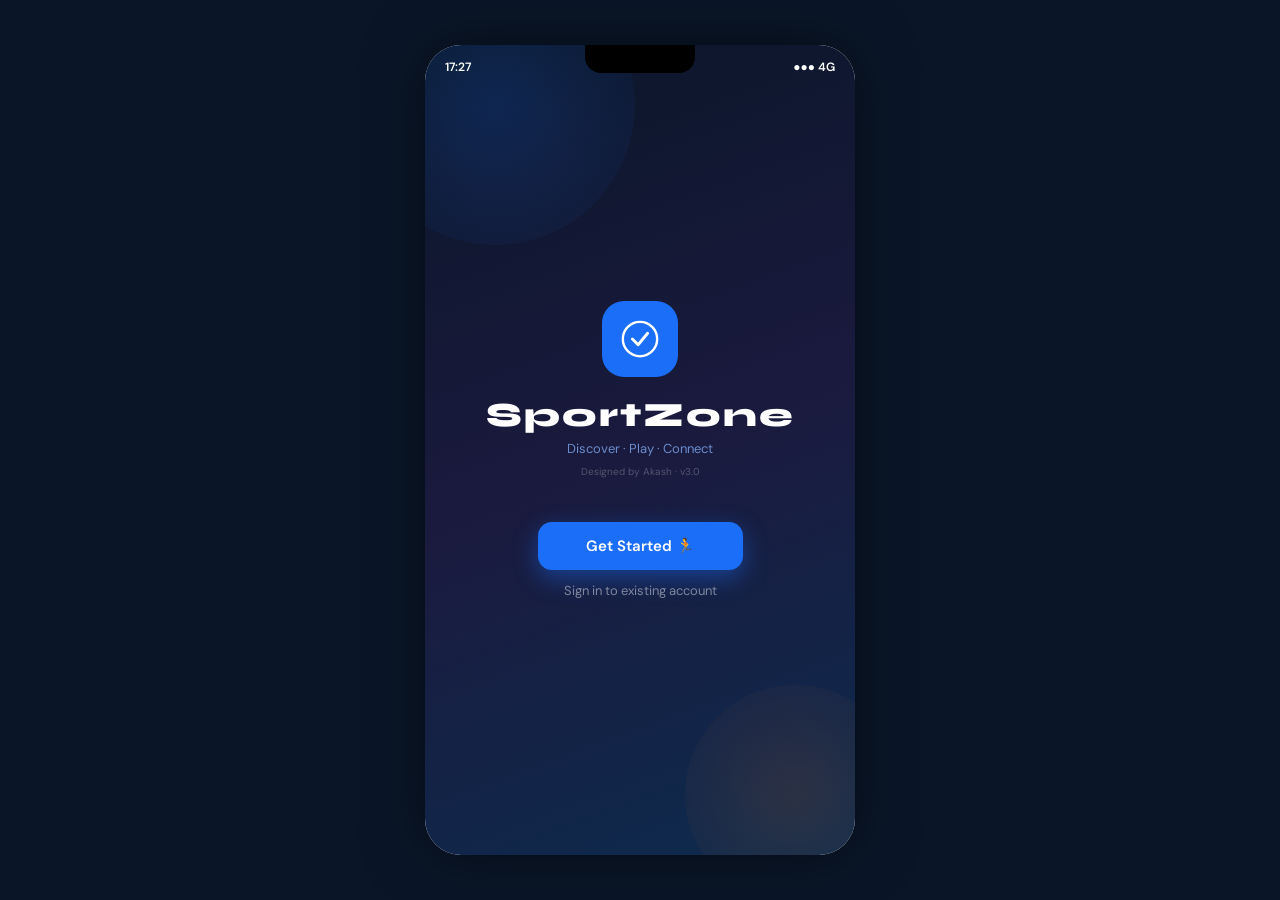
<file: index.html>
<!DOCTYPE html>
<html lang="en">
<head>
<meta charset="UTF-8">
<meta name="viewport" content="width=device-width,initial-scale=1,maximum-scale=1,user-scalable=no">
<title>SportZone</title>
<link href="https://fonts.googleapis.com/css2?family=Syne:wght@700;800&family=DM+Sans:wght@400;500;600;700&display=swap" rel="stylesheet">
<style>
*,*::before,*::after{box-sizing:border-box;margin:0;padding:0;-webkit-tap-highlight-color:transparent}
:root{
  --p:#1a6ef8;--pd:#1255c5;--pl:#e8f0fe;
  --g:#16a34a;--gl:#dcfce7;
  --a:#d97706;--al:#fef3c7;
  --r:#dc2626;--rl:#fee2e2;
  --bg:#f1f5fb;--card:#fff;--border:#e2e8f0;
  --t:#0f172a;--tm:#64748b;--tl:#94a3b8;
  --sh:0 2px 12px rgba(0,0,0,.08);
  --rad:14px;
}
html,body{height:100%;background:#0a1628;font-family:'DM Sans',sans-serif;overflow:hidden}

/* ── WRAPPER ── */
.app{
  width:100%;max-width:430px;height:100%;height:100dvh;
  margin:0 auto;background:var(--bg);
  position:relative;overflow:hidden;
  box-shadow:0 0 60px rgba(0,0,0,.5);
}
@media(min-width:500px){
  body{display:flex;align-items:center;justify-content:center;min-height:100vh}
  .app{height:90vh;max-height:900px;border-radius:36px}
}

/* ── SCREENS ── */
.screen{position:absolute;inset:0;display:none;flex-direction:column;background:var(--bg);overflow:hidden}
.screen.active{display:flex;animation:fadeUp .2s ease}
@keyframes fadeUp{from{opacity:0;transform:translateY(6px)}to{opacity:1;transform:translateY(0)}}

/* scrollable body area */
.body{flex:1;overflow-y:auto;overflow-x:hidden;-webkit-overflow-scrolling:touch;padding-bottom:4px}
.body::-webkit-scrollbar{display:none}

/* ── STATUS BAR ── */
.sbar{
  height:44px;background:transparent;display:flex;align-items:center;
  justify-content:space-between;padding:0 20px;flex-shrink:0;z-index:10;
  font-size:12px;font-weight:600;color:var(--t);position:relative;
}
.sbar.dark{color:#fff}
.notch{position:absolute;top:0;left:50%;transform:translateX(-50%);
  width:110px;height:28px;background:#000;border-radius:0 0 16px 16px}

/* ── TOP BAR ── */
.topbar{background:var(--card);padding:12px 16px;border-bottom:1px solid var(--border);flex-shrink:0}
.topbar h1{font-family:'Syne',sans-serif;font-size:20px;font-weight:800;color:var(--t)}
.topbar p{font-size:12px;color:var(--tm);margin-top:1px}

/* ── BACK BTN ── */
.back{width:34px;height:34px;border-radius:10px;background:var(--bg);
  border:1.5px solid var(--border);display:flex;align-items:center;
  justify-content:center;cursor:pointer;flex-shrink:0}
.back svg{width:17px;height:17px;fill:none;stroke:var(--t);stroke-width:2.2;stroke-linecap:round}

/* ── AVATAR ── */
.av{width:36px;height:36px;border-radius:50%;background:var(--p);color:#fff;
  display:flex;align-items:center;justify-content:center;font-size:11px;font-weight:700;flex-shrink:0}

/* ── SEARCH BAR ── */
.search{background:var(--bg);border:1.5px solid var(--border);border-radius:12px;
  padding:10px 14px;display:flex;align-items:center;gap:8px;cursor:pointer;transition:.15s}
.search:hover{border-color:var(--p)}
.search svg{width:15px;height:15px;fill:none;stroke:var(--tm);stroke-width:2;flex-shrink:0}
.search span{font-size:13px;color:var(--tm)}

/* ── CHIPS / FILTERS ── */
.chips{display:flex;gap:7px;overflow-x:auto;padding-bottom:2px}
.chips::-webkit-scrollbar{display:none}
.chip{padding:7px 14px;border-radius:20px;white-space:nowrap;font-size:12px;font-weight:600;
  cursor:pointer;background:var(--card);border:1.5px solid var(--border);color:var(--tm);
  transition:.15s;flex-shrink:0}
.chip.on,.chip:active{background:var(--p);border-color:var(--p);color:#fff}

/* ── SPORT CHIPS (filter content) ── */
.sport-chip{padding:8px 14px;border-radius:20px;font-size:13px;font-weight:500;
  cursor:pointer;border:1.5px solid var(--border);background:var(--bg);color:var(--tm);
  transition:.15s;display:inline-block;margin:4px}
.sport-chip.sel{background:var(--pl);border-color:var(--p);color:var(--p)}

/* ── BADGES ── */
.b{padding:3px 9px;border-radius:16px;font-size:11px;font-weight:600;flex-shrink:0}
.bg{background:var(--gl);color:var(--g)}
.ba{background:var(--al);color:var(--a)}
.bb{background:var(--pl);color:var(--p)}
.br{background:var(--rl);color:var(--r)}

/* ── SECTION LABEL ── */
.slabel{font-size:10px;font-weight:700;color:var(--tm);text-transform:uppercase;
  letter-spacing:1px;padding:14px 16px 6px}

/* ── BUTTONS ── */
.btn{width:100%;padding:14px;border-radius:14px;background:var(--p);color:#fff;
  border:none;font-size:15px;font-weight:600;cursor:pointer;
  font-family:'DM Sans',sans-serif;transition:.15s;
  box-shadow:0 4px 14px rgba(26,110,248,.3)}
.btn:active{transform:scale(.98);box-shadow:none}
.btn-ghost{background:transparent;color:var(--p);border:1.5px solid var(--p);box-shadow:none}
.btn-ghost:active{background:var(--pl)}
.btn-red{background:var(--r);box-shadow:0 4px 14px rgba(220,38,38,.25)}
.btn-out{background:transparent;color:var(--tm);border:1.5px solid var(--border);box-shadow:none}

/* ── BOTTOM NAV ── */
.bnav{position:absolute;bottom:0;left:0;right:0;height:62px;
  background:var(--card);border-top:1px solid var(--border);
  display:flex;align-items:center;z-index:50;padding:0 4px 4px}
.nb{flex:1;display:flex;flex-direction:column;align-items:center;justify-content:center;
  gap:3px;padding:6px 4px;border:none;background:transparent;cursor:pointer;
  color:var(--tm);transition:.15s;border-radius:10px;font-family:'DM Sans',sans-serif}
.nb:hover,.nb.on{color:var(--p);background:var(--pl)}
.nb svg{width:20px;height:20px;fill:none;stroke:currentColor;stroke-width:1.8;stroke-linecap:round}
.nb span{font-size:10px;font-weight:600}

/* ── HERO BANNER ── */
.hero{margin:10px 12px;background:linear-gradient(135deg,#1a6ef8,#0a3888);
  border-radius:18px;padding:18px;position:relative;overflow:hidden;cursor:pointer}
.hero::before{content:'🏏';position:absolute;right:10px;top:50%;
  transform:translateY(-50%);font-size:60px;opacity:.12}
.hero h3{font-family:'Syne',sans-serif;font-size:17px;font-weight:800;color:#fff;margin-bottom:3px}
.hero p{font-size:12px;color:rgba(255,255,255,.7);margin-bottom:12px}
.hero-btn{background:rgba(255,255,255,.2);backdrop-filter:blur(4px);
  border:1px solid rgba(255,255,255,.3);color:#fff;padding:7px 16px;border-radius:10px;
  font-size:13px;font-weight:600;cursor:pointer;font-family:'DM Sans',sans-serif;transition:.15s}
.hero-btn:active{background:rgba(255,255,255,.35)}

/* ── VENUE ROW ── */
.vrow{display:flex;align-items:center;gap:11px;background:var(--card);
  padding:13px 15px;border-bottom:1px solid var(--border);cursor:pointer;transition:.12s}
.vrow:active{background:#f8fafc}
.vicon{width:42px;height:42px;border-radius:12px;background:#e0e7ff;
  display:flex;align-items:center;justify-content:center;font-size:20px;flex-shrink:0}
.vname{font-size:14px;font-weight:600;color:var(--t);margin-bottom:2px}
.vmeta{font-size:12px;color:var(--tm)}

/* ── TRAINER CARD ── */
.tcards{display:flex;gap:9px;padding:0 12px 14px;overflow-x:auto}
.tcards::-webkit-scrollbar{display:none}
.tcard{background:var(--card);border-radius:14px;padding:12px;min-width:110px;flex-shrink:0;
  border:1px solid var(--border);text-align:center;cursor:pointer;transition:.15s}
.tcard:active{transform:translateY(-1px);box-shadow:var(--sh)}

/* ── EVENT CARD ── */
.ecard{background:var(--card);border-radius:14px;padding:14px;margin:0 12px 10px;
  border:1px solid var(--border);cursor:pointer;transition:.15s;box-shadow:0 1px 4px rgba(0,0,0,.05)}
.ecard:active{transform:translateY(-1px);box-shadow:var(--sh)}
.pbar{height:4px;background:var(--bg);border-radius:2px;margin-top:8px;overflow:hidden}
.pfill{height:100%;background:var(--p);border-radius:2px}

/* ── PAYMENT METHOD ── */
.pmethod{display:flex;align-items:center;gap:11px;background:var(--card);
  padding:13px 14px;border-radius:13px;margin-bottom:9px;border:2px solid var(--border);cursor:pointer;transition:.15s}
.pmethod.on{border-color:var(--p);background:#f0f6ff}
.radio{width:17px;height:17px;border-radius:50%;border:2px solid var(--border);flex-shrink:0;transition:.15s}
.radio.on{border-color:var(--p);background:radial-gradient(circle at center,var(--p) 40%,transparent 40%)}

/* ── SLOT CHIP ── */
.sc{padding:8px 13px;border-radius:10px;background:var(--bg);border:1.5px solid var(--border);
  font-size:13px;color:var(--tm);cursor:pointer;transition:.15s;font-family:'DM Sans',sans-serif}
.sc:hover:not(.taken){border-color:var(--p);color:var(--p)}
.sc.sel{background:var(--pl);border-color:var(--p);color:var(--p);font-weight:600}
.sc.taken{color:var(--tl);text-decoration:line-through;cursor:not-allowed;background:#f8fafc}

/* ── DATE PILL ── */
.dpill{display:flex;flex-direction:column;align-items:center;padding:10px 12px;
  border-radius:13px;min-width:50px;background:var(--card);border:1.5px solid var(--border);
  cursor:pointer;transition:.15s;flex-shrink:0}
.dpill.on{background:var(--p);border-color:var(--p)}
.dpill .dd{font-size:10px;font-weight:600;color:var(--tm)}
.dpill.on .dd{color:rgba(255,255,255,.7)}
.dpill .dn{font-size:17px;font-weight:700;color:var(--t);margin-top:2px}
.dpill.on .dn{color:#fff}

/* ── TOGGLE ── */
.tog{width:48px;height:26px;border-radius:13px;background:var(--border);
  position:relative;cursor:pointer;transition:.25s;flex-shrink:0}
.tog.on{background:var(--p)}
.tog .th{position:absolute;top:3px;left:3px;width:20px;height:20px;border-radius:50%;
  background:#fff;transition:.25s;box-shadow:0 1px 3px rgba(0,0,0,.2)}
.tog.on .th{transform:translateX(22px)}

/* ── CHAT BUBBLES ── */
.bin,.bout{display:flex;align-items:flex-end;gap:6px;animation:fadeUp .2s}
.bout{flex-direction:row-reverse}
.btext{padding:9px 13px;border-radius:14px;font-size:13px;line-height:1.45;max-width:230px}
.bin .btext{background:var(--card);border:1px solid var(--border);color:var(--t);border-bottom-left-radius:3px}
.bout .btext{background:var(--p);color:#fff;border-bottom-right-radius:3px}
.btime{font-size:10px;color:var(--tl);margin-top:2px;padding:0 3px}
.bout .btime{text-align:right}
.bbody{display:flex;flex-direction:column}
.qr{padding:6px 12px;border-radius:14px;background:var(--pl);border:1.5px solid #93c5fd;
  color:var(--p);font-size:12px;font-weight:500;cursor:pointer;
  font-family:'DM Sans',sans-serif;transition:.15s}
.qr:active{background:var(--p);color:#fff}

/* ── VENUE HEADER ── */
.vhdr{height:180px;background:linear-gradient(135deg,#e0e7ff,#dbeafe);
  display:flex;align-items:center;justify-content:center;font-size:70px;
  position:relative;flex-shrink:0}
.backover{position:absolute;top:50px;left:14px;width:34px;height:34px;border-radius:10px;
  background:rgba(0,0,0,.3);display:flex;align-items:center;justify-content:center;cursor:pointer}
.backover svg{width:17px;height:17px;fill:none;stroke:#fff;stroke-width:2.2;stroke-linecap:round}
.heart-btn{position:absolute;top:50px;right:14px;width:34px;height:34px;border-radius:10px;
  background:rgba(0,0,0,.3);border:none;font-size:16px;cursor:pointer;
  display:flex;align-items:center;justify-content:center}

/* ── DASH HEADER ── */
.dhdr{padding:50px 16px 18px;flex-shrink:0}
.dstats{display:flex;gap:8px;margin-top:14px}
.dstat{flex:1;background:rgba(255,255,255,.1);border-radius:12px;padding:11px;text-align:center;border:1px solid rgba(255,255,255,.15);cursor:pointer}
.dnum{font-family:'Syne',sans-serif;font-size:19px;font-weight:800;color:#fff}
.dlabel{font-size:10px;color:rgba(255,255,255,.55);margin-top:2px}

/* ── TIMELINE ── */
.trow{display:flex;align-items:center;gap:9px;margin-bottom:7px}
.ttime{font-size:10px;color:var(--tm);width:46px;text-align:right;flex-shrink:0}
.tblock{flex:1;padding:9px 12px;border-radius:10px;border:1.5px solid transparent}
.tblock.cf{background:var(--gl);border-color:#bbf7d0}
.tblock.pe{background:var(--al);border-color:#fde68a}
.tblock.av{background:var(--bg);border-color:var(--border)}
.tname{font-size:12px;font-weight:600;color:var(--t)}
.tmeta{font-size:11px;color:var(--tm);margin-top:1px}

/* ── SETTINGS ROW ── */
.srow{display:flex;align-items:center;justify-content:space-between;
  padding:13px 15px;cursor:pointer;transition:.12s;border-bottom:1px solid var(--border)}
.srow:last-child{border-bottom:none}
.srow:active{background:var(--bg)}
.srl{display:flex;align-items:center;gap:9px;font-size:14px;color:var(--t)}

/* ── NOTIF ITEM ── */
.ni{display:flex;align-items:flex-start;gap:10px;padding:11px 14px;border-bottom:1px solid var(--border);cursor:pointer}
.ni:last-child{border-bottom:none}
.ni:active{background:var(--bg)}
.nicon{width:38px;height:38px;border-radius:11px;display:flex;align-items:center;
  justify-content:center;font-size:17px;flex-shrink:0}

/* ── SUCCESS ICON ── */
.sicon{width:82px;height:82px;border-radius:50%;display:flex;align-items:center;
  justify-content:center;margin-bottom:20px;animation:pop .4s cubic-bezier(.17,.67,.3,1.3)}
@keyframes pop{from{transform:scale(0);opacity:0}to{transform:scale(1);opacity:1}}

/* ── FILTER SHEET ── */
.foverlay{position:absolute;inset:0;background:rgba(0,0,0,.45);z-index:200;
  display:none;align-items:flex-end}
.foverlay.open{display:flex;animation:fadeUp .2s}
.fsheet{width:100%;background:var(--card);border-radius:22px 22px 0 0;
  max-height:88%;overflow-y:auto;padding-bottom:20px}
.fsheet::-webkit-scrollbar{display:none}
.shandle{display:flex;justify-content:center;padding:10px 0 4px}
.shandle div{width:34px;height:4px;border-radius:2px;background:var(--border)}

/* ── WALLET ── */
.wbal{background:linear-gradient(135deg,#1a6ef8,#0a3888);border-radius:18px;
  padding:22px;margin:14px 12px;text-align:center;position:relative;overflow:hidden}
.wbal::before{content:'';position:absolute;width:180px;height:180px;border-radius:50%;
  background:rgba(255,255,255,.06);top:-60px;right:-50px}

/* ── CLIENT ROW ── */
.crow{display:flex;align-items:center;gap:10px;margin-bottom:9px}
.cprog{height:3px;background:var(--bg);border-radius:2px;margin-top:4px;overflow:hidden}
.cpfill{height:100%;background:var(--p);border-radius:2px}

/* ── PULSE ANIM ── */
@keyframes pulse{0%,100%{box-shadow:0 0 0 0 rgba(26,110,248,.45)}50%{box-shadow:0 0 0 14px rgba(26,110,248,0)}}
.pulse{animation:pulse 2.5s infinite}

/* ── TOAST ── */
.toast{position:absolute;bottom:78px;left:50%;transform:translateX(-50%);
  background:#0f172a;color:#fff;padding:9px 16px;border-radius:10px;
  font-size:13px;font-weight:500;z-index:999;white-space:nowrap;
  box-shadow:0 4px 14px rgba(0,0,0,.25);animation:fadeUp .2s ease;pointer-events:none}

/* ── REVIEW STARS ── */
.star{font-size:36px;cursor:pointer;color:var(--a);transition:.1s}
.star:active{transform:scale(1.2)}

/* ── ROLE BANNER ── */
.rbanner{display:flex;align-items:center;gap:11px;padding:13px;border-radius:14px;
  cursor:pointer;transition:.15s;margin:6px 12px 0}
.rbanner:active{opacity:.85}
.ricon{width:38px;height:38px;border-radius:11px;display:flex;align-items:center;justify-content:center;font-size:18px;flex-shrink:0}

/* ── PROGRESS BAR ── */
.progress-bar{height:4px;background:var(--bg);border-radius:2px;overflow:hidden;margin-top:8px}
.progress-fill{height:100%;border-radius:2px;background:var(--p);transition:width .4s}

/* ── INLINE CONTENT ── */
.card-box{background:var(--card);border-radius:14px;border:1px solid var(--border);overflow:hidden;margin:0 12px}
.price-box{flex:1;background:var(--bg);border-radius:11px;padding:11px;border:1px solid var(--border)}
.stat-box{flex:1;background:rgba(255,255,255,.1);border-radius:12px;padding:11px;text-align:center;border:1px solid rgba(255,255,255,.15)}

/* Filtered content blocks */
.sport-content{display:none}
.sport-content.visible{display:block}
</style>
</head>
<body>
<div class="app" id="app">

<!-- ═══════════════ S1 · SPLASH ═══════════════ -->
<div class="screen active" id="s1" style="background:linear-gradient(160deg,#0a1628,#1a1a3e,#0d2b4e);align-items:center;justify-content:center">
  <div class="sbar dark" style="position:absolute;top:0;left:0;right:0"><div class="notch"></div><span id="clk" style="z-index:1">9:41</span><span style="z-index:1">●●● 4G</span></div>
  <div style="position:absolute;inset:0;pointer-events:none;overflow:hidden">
    <div style="position:absolute;width:280px;height:280px;border-radius:50%;background:radial-gradient(circle,rgba(26,110,248,.18),transparent);top:-80px;left:-70px"></div>
    <div style="position:absolute;width:220px;height:220px;border-radius:50%;background:radial-gradient(circle,rgba(249,115,22,.12),transparent);bottom:-50px;right:-50px"></div>
  </div>
  <div style="width:76px;height:76px;background:var(--p);border-radius:22px;display:flex;align-items:center;justify-content:center;margin-bottom:18px;z-index:1" class="pulse">
    <svg width="42" height="42" viewBox="0 0 44 44" fill="none"><circle cx="22" cy="22" r="18" stroke="white" stroke-width="2.5"/><path d="M14 22l6 6 10-12" stroke="white" stroke-width="3" stroke-linecap="round" stroke-linejoin="round"/></svg>
  </div>
  <div style="font-family:'Syne',sans-serif;font-size:34px;font-weight:800;color:#fff;letter-spacing:2px;z-index:1">SportZone</div>
  <div style="font-size:13px;color:#6b8ccc;margin-top:5px;margin-bottom:8px;z-index:1">Discover · Play · Connect</div>
  <div style="font-size:10px;color:rgba(255,255,255,.25);margin-bottom:44px;z-index:1">Designed by Akash · v3.0</div>
  <button onclick="go('s2')" style="background:var(--p);color:#fff;border:none;border-radius:14px;padding:14px 48px;font-size:15px;font-weight:600;cursor:pointer;font-family:'DM Sans',sans-serif;z-index:1;box-shadow:0 8px 24px rgba(26,110,248,.45)">Get Started 🏃</button>
  <button onclick="go('s3')" style="background:transparent;color:rgba(255,255,255,.45);border:none;font-size:13px;cursor:pointer;margin-top:12px;z-index:1;font-family:'DM Sans',sans-serif">Sign in to existing account</button>
</div>

<!-- ═══════════════ S2 · ONBOARDING ═══════════════ -->
<div class="screen" id="s2" style="padding-top:44px;background:var(--card)">
  <div class="sbar" style="position:absolute;top:0"><div class="notch"></div><span id="clk2" style="z-index:1">9:41</span><span style="z-index:1">●●● 4G</span></div>
  <div style="padding:20px 16px 10px">
    <div style="font-size:10px;color:var(--p);font-weight:700;letter-spacing:1px;margin-bottom:5px">STEP 1 OF 2</div>
    <div style="font-family:'Syne',sans-serif;font-size:21px;font-weight:800;color:var(--t)">Pick your sports</div>
    <div style="font-size:13px;color:var(--tm);margin-top:2px">We'll personalise your feed</div>
  </div>
  <div class="body" style="padding:4px 8px">
    <div style="display:flex;flex-wrap:wrap;padding:4px">
      <span class="sport-chip sel" onclick="this.classList.toggle('sel')">🏸 Badminton</span>
      <span class="sport-chip sel" onclick="this.classList.toggle('sel')">🏏 Cricket</span>
      <span class="sport-chip"    onclick="this.classList.toggle('sel')">⚽ Football</span>
      <span class="sport-chip sel" onclick="this.classList.toggle('sel')">🏊 Swimming</span>
      <span class="sport-chip"    onclick="this.classList.toggle('sel')">🏑 Hockey</span>
      <span class="sport-chip"    onclick="this.classList.toggle('sel')">🎾 Tennis</span>
      <span class="sport-chip sel" onclick="this.classList.toggle('sel')">🏀 Basketball</span>
      <span class="sport-chip"    onclick="this.classList.toggle('sel')">🧘 Yoga</span>
      <span class="sport-chip"    onclick="this.classList.toggle('sel')">💪 Gym</span>
      <span class="sport-chip"    onclick="this.classList.toggle('sel')">🚴 Cycling</span>
      <span class="sport-chip"    onclick="this.classList.toggle('sel')">🏐 Volleyball</span>
      <span class="sport-chip"    onclick="this.classList.toggle('sel')">🏓 Table Tennis</span>
      <span class="sport-chip"    onclick="this.classList.toggle('sel')">🥊 Boxing</span>
      <span class="sport-chip"    onclick="this.classList.toggle('sel')">🤸 Gymnastics</span>
    </div>
    <div style="padding:10px 8px 4px">
      <div style="font-size:13px;font-weight:600;color:var(--t);margin-bottom:7px">Your city</div>
      <div style="background:var(--bg);border:1.5px solid var(--border);border-radius:12px;padding:11px 13px;font-size:14px;color:var(--t);display:flex;align-items:center;justify-content:space-between">
        <span>📍 Bangalore</span>
        <span style="font-size:12px;color:var(--p);font-weight:600;cursor:pointer" onclick="toast('City selection coming soon')">Change</span>
      </div>
    </div>
  </div>
  <div style="padding:10px 14px 20px;background:var(--card);border-top:1px solid var(--border)">
    <button class="btn" onclick="go('s3')">Continue →</button>
  </div>
</div>

<!-- ═══════════════ S3 · HOME FEED ═══════════════ -->
<div class="screen" id="s3" style="padding-top:44px">
  <div class="sbar" style="position:absolute;top:0"><div class="notch"></div><span id="clk3" style="z-index:1">9:41</span><span style="z-index:1">●●● 4G</span></div>
  <!-- Header -->
  <div style="background:var(--card);padding:12px 15px 10px;border-bottom:1px solid var(--border);flex-shrink:0">
    <div style="display:flex;justify-content:space-between;align-items:center;margin-bottom:9px">
      <div>
        <div style="font-size:11px;color:var(--tm)">Good morning,</div>
        <div style="font-family:'Syne',sans-serif;font-size:19px;font-weight:800;color:var(--t)">Akash 👋</div>
      </div>
      <div style="display:flex;align-items:center;gap:8px">
        <button onclick="go('s19')" style="width:36px;height:36px;border-radius:11px;background:var(--bg);border:1.5px solid var(--border);display:flex;align-items:center;justify-content:center;cursor:pointer;position:relative">
          <svg width="17" height="17" viewBox="0 0 24 24" fill="none" stroke="var(--tm)" stroke-width="2"><path d="M18 8A6 6 0 006 8c0 7-3 9-3 9h18s-3-2-3-9M13.73 21a2 2 0 01-3.46 0"/></svg>
          <div style="position:absolute;top:-2px;right:-2px;width:8px;height:8px;background:var(--r);border-radius:50%;border:1.5px solid #fff"></div>
        </button>
        <div class="av" style="width:38px;height:38px;font-size:12px;cursor:pointer;background:linear-gradient(135deg,#1a6ef8,#7c3aed)" onclick="go('s12')">AK</div>
      </div>
    </div>
    <div class="search" onclick="go('s4')">
      <svg viewBox="0 0 24 24"><circle cx="11" cy="11" r="7"/><path d="M21 21l-4.35-4.35"/></svg>
      <span>Search sports, venues, events...</span>
    </div>
  </div>

  <!-- Sport Filter Chips — THESE NOW FILTER CONTENT -->
  <div style="background:var(--card);padding:10px 12px 8px;border-bottom:1px solid var(--border);flex-shrink:0">
    <div class="chips" id="homeChips">
      <span class="chip on"  onclick="filterHome(this,'all')">All</span>
      <span class="chip"     onclick="filterHome(this,'badminton')">🏸 Badminton</span>
      <span class="chip"     onclick="filterHome(this,'cricket')">🏏 Cricket</span>
      <span class="chip"     onclick="filterHome(this,'football')">⚽ Football</span>
      <span class="chip"     onclick="filterHome(this,'swimming')">🏊 Swimming</span>
      <span class="chip"     onclick="filterHome(this,'gym')">💪 Gym</span>
      <span class="chip"     onclick="filterHome(this,'tennis')">🎾 Tennis</span>
    </div>
  </div>

  <div class="body" id="homeBody">

    <!-- HERO (shown for all / cricket) -->
    <div class="sport-content visible" data-cat="all cricket">
      <div class="hero" onclick="go('s10')">
        <h3>Weekend Cricket Tournament</h3>
        <p>Mar 23 · Chinnaswamy Ground · Free entry · 8 spots left</p>
        <button class="hero-btn">Join Now →</button>
      </div>
    </div>

    <!-- BADMINTON CONTENT -->
    <div class="sport-content" data-cat="badminton">
      <div style="margin:10px 12px;background:linear-gradient(135deg,#312e81,#1e1b4b);border-radius:18px;padding:18px;position:relative;overflow:hidden;cursor:pointer" onclick="go('s10')">
        <div style="position:absolute;right:10px;top:50%;transform:translateY(-50%);font-size:60px;opacity:.12">🏸</div>
        <h3 style="font-family:'Syne',sans-serif;font-size:17px;font-weight:800;color:#fff;margin-bottom:3px">Badminton Open League</h3>
        <p style="font-size:12px;color:rgba(255,255,255,.7);margin-bottom:12px">Mar 25 · Koramangala Hub · ₹200 entry</p>
        <button class="hero-btn">Register Now →</button>
      </div>
    </div>

    <!-- FOOTBALL CONTENT -->
    <div class="sport-content" data-cat="football">
      <div style="margin:10px 12px;background:linear-gradient(135deg,#065f46,#064e3b);border-radius:18px;padding:18px;position:relative;overflow:hidden;cursor:pointer" onclick="go('s10')">
        <div style="position:absolute;right:10px;top:50%;transform:translateY(-50%);font-size:60px;opacity:.12">⚽</div>
        <h3 style="font-family:'Syne',sans-serif;font-size:17px;font-weight:800;color:#fff;margin-bottom:3px">5-a-side Football</h3>
        <p style="font-size:12px;color:rgba(255,255,255,.7);margin-bottom:12px">Mar 25 · HSR Turf · 6 spots left · ₹100</p>
        <button class="hero-btn">Join Match →</button>
      </div>
    </div>

    <!-- SWIMMING CONTENT -->
    <div class="sport-content" data-cat="swimming">
      <div style="margin:10px 12px;background:linear-gradient(135deg,#0369a1,#0c4a6e);border-radius:18px;padding:18px;position:relative;overflow:hidden;cursor:pointer" onclick="go('s5')">
        <div style="position:absolute;right:10px;top:50%;transform:translateY(-50%);font-size:60px;opacity:.12">🏊</div>
        <h3 style="font-family:'Syne',sans-serif;font-size:17px;font-weight:800;color:#fff;margin-bottom:3px">Swimming Relay Race</h3>
        <p style="font-size:12px;color:rgba(255,255,255,.7);margin-bottom:12px">Mar 28 · Indiranagar Pool · ₹200 entry</p>
        <button class="hero-btn">Book Now →</button>
      </div>
    </div>

    <!-- GYM CONTENT -->
    <div class="sport-content" data-cat="gym">
      <div style="margin:10px 12px;background:linear-gradient(135deg,#7c2d12,#431407);border-radius:18px;padding:18px;position:relative;overflow:hidden;cursor:pointer" onclick="go('s5')">
        <div style="position:absolute;right:10px;top:50%;transform:translateY(-50%);font-size:60px;opacity:.12">💪</div>
        <h3 style="font-family:'Syne',sans-serif;font-size:17px;font-weight:800;color:#fff;margin-bottom:3px">Iron Fit Gym · Day Pass</h3>
        <p style="font-size:12px;color:rgba(255,255,255,.7);margin-bottom:12px">0.5 km away · ₹250/day · AC facility</p>
        <button class="hero-btn">Book Pass →</button>
      </div>
    </div>

    <!-- TENNIS CONTENT -->
    <div class="sport-content" data-cat="tennis">
      <div style="margin:10px 12px;background:linear-gradient(135deg,#713f12,#451a03);border-radius:18px;padding:18px;position:relative;overflow:hidden;cursor:pointer" onclick="go('s5')">
        <div style="position:absolute;right:10px;top:50%;transform:translateY(-50%);font-size:60px;opacity:.12">🎾</div>
        <h3 style="font-family:'Syne',sans-serif;font-size:17px;font-weight:800;color:#fff;margin-bottom:3px">Mixed Doubles Tennis</h3>
        <p style="font-size:12px;color:rgba(255,255,255,.7);margin-bottom:12px">Mar 30 · Whitefield Academy · ₹250</p>
        <button class="hero-btn">Join Now →</button>
      </div>
    </div>

    <!-- Quick stats -->
    <div style="display:flex;gap:8px;padding:10px 12px 4px">
      <div onclick="go('s6')" style="flex:1;background:var(--card);border-radius:13px;padding:11px;border:1px solid var(--border);text-align:center;cursor:pointer">
        <div style="font-size:20px;font-weight:800;color:var(--p);font-family:'Syne',sans-serif">3</div>
        <div style="font-size:10px;color:var(--tm);margin-top:1px">Upcoming</div>
      </div>
      <div onclick="go('s20')" style="flex:1;background:var(--card);border-radius:13px;padding:11px;border:1px solid var(--border);text-align:center;cursor:pointer">
        <div style="font-size:20px;font-weight:800;color:var(--g);font-family:'Syne',sans-serif">₹600</div>
        <div style="font-size:10px;color:var(--tm);margin-top:1px">Wallet</div>
      </div>
      <div onclick="go('s8')" style="flex:1;background:var(--card);border-radius:13px;padding:11px;border:1px solid var(--border);text-align:center;cursor:pointer">
        <div style="font-size:20px;font-weight:800;color:var(--a);font-family:'Syne',sans-serif">5</div>
        <div style="font-size:10px;color:var(--tm);margin-top:1px">Events</div>
      </div>
    </div>

    <!-- Nearby Venues - show relevant ones per sport -->
    <div class="slabel">Nearby Venues</div>

    <!-- ALL venues -->
    <div class="sport-content visible" data-cat="all">
      <div class="vrow" onclick="go('s5')"><div class="vicon">🏸</div><div style="flex:1"><div class="vname">Koramangala Badminton Hub</div><div class="vmeta">1.2 km · ⭐ 4.8 · ₹300/hr</div></div><span class="b bg">Open</span></div>
      <div class="vrow" onclick="go('s5')"><div class="vicon" style="background:#fef3c7">⚽</div><div style="flex:1"><div class="vname">HSR Football Turf</div><div class="vmeta">2.5 km · ⭐ 4.5 · ₹800/hr</div></div><span class="b bg">Open</span></div>
      <div class="vrow" onclick="go('s5')"><div class="vicon" style="background:#dcfce7">🏊</div><div style="flex:1"><div class="vname">Indiranagar Swim Club</div><div class="vmeta">3.1 km · ⭐ 4.6 · ₹400/hr</div></div><span class="b ba">Filling</span></div>
      <div class="vrow" onclick="go('s5')"><div class="vicon" style="background:#fce7f3">🎾</div><div style="flex:1"><div class="vname">Whitefield Tennis Academy</div><div class="vmeta">4.0 km · ⭐ 4.7 · ₹500/hr</div></div><span class="b bg">Open</span></div>
    </div>

    <!-- BADMINTON venues -->
    <div class="sport-content" data-cat="badminton">
      <div class="vrow" onclick="go('s5')"><div class="vicon">🏸</div><div style="flex:1"><div class="vname">Koramangala Badminton Hub</div><div class="vmeta">1.2 km · ⭐ 4.8 · ₹300/hr · 4 courts</div></div><span class="b bg">Open</span></div>
      <div class="vrow" onclick="go('s5')"><div class="vicon">🏸</div><div style="flex:1"><div class="vname">Indiranagar Sports Hub</div><div class="vmeta">0.8 km · ⭐ 4.9 · ₹250/hr · Indoor</div></div><span class="b bg">Open</span></div>
      <div class="vrow" onclick="go('s5')"><div class="vicon">🏸</div><div style="flex:1"><div class="vname">Whitefield Badminton Club</div><div class="vmeta">3.1 km · ⭐ 4.6 · ₹350/hr</div></div><span class="b bg">Open</span></div>
    </div>

    <!-- CRICKET venues -->
    <div class="sport-content" data-cat="cricket">
      <div class="vrow" onclick="go('s5')"><div class="vicon" style="background:#dcfce7">🏏</div><div style="flex:1"><div class="vname">Chinnaswamy Ground</div><div class="vmeta">2.0 km · ⭐ 4.9 · ₹500/hr · Full pitch</div></div><span class="b bg">Open</span></div>
      <div class="vrow" onclick="go('s5')"><div class="vicon" style="background:#fef3c7">🏏</div><div style="flex:1"><div class="vname">HSR Cricket Academy</div><div class="vmeta">3.5 km · ⭐ 4.7 · ₹400/hr · Nets</div></div><span class="b bg">Open</span></div>
    </div>

    <!-- FOOTBALL venues -->
    <div class="sport-content" data-cat="football">
      <div class="vrow" onclick="go('s5')"><div class="vicon" style="background:#fef3c7">⚽</div><div style="flex:1"><div class="vname">HSR Football Turf</div><div class="vmeta">2.5 km · ⭐ 4.5 · ₹800/hr · Astroturf</div></div><span class="b bg">Open</span></div>
      <div class="vrow" onclick="go('s5')"><div class="vicon" style="background:#dcfce7">⚽</div><div style="flex:1"><div class="vname">Koramangala 5-a-side</div><div class="vmeta">1.8 km · ⭐ 4.4 · ₹600/hr · Floodlit</div></div><span class="b ba">Filling</span></div>
    </div>

    <!-- SWIMMING venues -->
    <div class="sport-content" data-cat="swimming">
      <div class="vrow" onclick="go('s5')"><div class="vicon" style="background:#dbeafe">🏊</div><div style="flex:1"><div class="vname">Indiranagar Swim Club</div><div class="vmeta">3.1 km · ⭐ 4.6 · ₹400/hr · Olympic pool</div></div><span class="b ba">Filling</span></div>
      <div class="vrow" onclick="go('s5')"><div class="vicon" style="background:#e0f2fe">🏊</div><div style="flex:1"><div class="vname">Koramangala Aquatic Centre</div><div class="vmeta">1.4 km · ⭐ 4.8 · ₹350/hr</div></div><span class="b bg">Open</span></div>
    </div>

    <!-- GYM venues -->
    <div class="sport-content" data-cat="gym">
      <div class="vrow" onclick="go('s5')"><div class="vicon" style="background:#fee2e2">💪</div><div style="flex:1"><div class="vname">Iron Fit Gym</div><div class="vmeta">0.5 km · ⭐ 4.7 · ₹250/day · AC</div></div><span class="b bg">Open</span></div>
      <div class="vrow" onclick="go('s5')"><div class="vicon" style="background:#fef3c7">💪</div><div style="flex:1"><div class="vname">Cult.fit Koramangala</div><div class="vmeta">1.1 km · ⭐ 4.9 · ₹500/day · Classes</div></div><span class="b bg">Open</span></div>
    </div>

    <!-- TENNIS venues -->
    <div class="sport-content" data-cat="tennis">
      <div class="vrow" onclick="go('s5')"><div class="vicon" style="background:#fce7f3">🎾</div><div style="flex:1"><div class="vname">Whitefield Tennis Academy</div><div class="vmeta">4.0 km · ⭐ 4.7 · ₹500/hr · 3 courts</div></div><span class="b bg">Open</span></div>
      <div class="vrow" onclick="go('s5')"><div class="vicon" style="background:#f3e8ff">🎾</div><div style="flex:1"><div class="vname">Koramangala Tennis Club</div><div class="vmeta">2.2 km · ⭐ 4.5 · ₹450/hr</div></div><span class="b bg">Open</span></div>
    </div>

    <!-- Top Trainers -->
    <div class="slabel">Top Trainers</div>
    <div class="tcards">
      <div class="tcard" onclick="go('s18')">
        <div class="av" style="margin:0 auto 7px;background:#7c3aed;width:42px;height:42px">RV</div>
        <div style="font-size:13px;font-weight:600">Ravi V</div>
        <div style="font-size:11px;color:var(--tm)">Badminton</div>
        <div style="font-size:11px;color:var(--a)">⭐ 4.9</div>
        <div style="font-size:11px;color:var(--p);margin-top:3px">₹600/hr</div>
      </div>
      <div class="tcard" onclick="go('s18')">
        <div class="av" style="margin:0 auto 7px;background:#059669;width:42px;height:42px">SK</div>
        <div style="font-size:13px;font-weight:600">Suresh K</div>
        <div style="font-size:11px;color:var(--tm)">Cricket</div>
        <div style="font-size:11px;color:var(--a)">⭐ 4.7</div>
        <div style="font-size:11px;color:var(--p);margin-top:3px">₹500/hr</div>
      </div>
      <div class="tcard" onclick="go('s18')">
        <div class="av" style="margin:0 auto 7px;background:#dc2626;width:42px;height:42px">PM</div>
        <div style="font-size:13px;font-weight:600">Priya M</div>
        <div style="font-size:11px;color:var(--tm)">Yoga</div>
        <div style="font-size:11px;color:var(--a)">⭐ 5.0</div>
        <div style="font-size:11px;color:var(--p);margin-top:3px">₹400/hr</div>
      </div>
      <div class="tcard" onclick="go('s18')">
        <div class="av" style="margin:0 auto 7px;background:#0891b2;width:42px;height:42px">AR</div>
        <div style="font-size:13px;font-weight:600">Amit R</div>
        <div style="font-size:11px;color:var(--tm)">Swimming</div>
        <div style="font-size:11px;color:var(--a)">⭐ 4.8</div>
        <div style="font-size:11px;color:var(--p);margin-top:3px">₹450/hr</div>
      </div>
    </div>

    <!-- Upcoming Activity -->
    <div class="slabel">Your Next Activity</div>
    <div onclick="go('s6')" style="background:var(--card);border-radius:13px;padding:13px 14px;margin:0 12px 10px;border:1.5px solid var(--p);cursor:pointer">
      <div style="display:flex;justify-content:space-between;align-items:center">
        <div>
          <div style="font-size:14px;font-weight:600;color:var(--t)">🏸 Koramangala Badminton</div>
          <div style="font-size:12px;color:var(--tm);margin-top:2px">Sun 23 Mar · 6:00 PM · Court 2</div>
        </div>
        <span class="b bb">Today</span>
      </div>
      <div style="display:flex;gap:7px;margin-top:9px">
        <button onclick="event.stopPropagation();go('s16')" style="flex:1;padding:7px;border-radius:8px;background:var(--pl);color:var(--p);border:none;font-size:12px;font-weight:600;cursor:pointer;font-family:'DM Sans',sans-serif">💬 Chat</button>
        <button onclick="event.stopPropagation();toast('Directions opened 📍')" style="flex:1;padding:7px;border-radius:8px;background:var(--bg);color:var(--tm);border:1.5px solid var(--border);font-size:12px;font-weight:600;cursor:pointer;font-family:'DM Sans',sans-serif">📍 Directions</button>
      </div>
    </div>
    <div style="height:10px"></div>
  </div>

  <div class="bnav">
    <button class="nb on" onclick="go('s3')"><svg viewBox="0 0 24 24"><path d="M3 9l9-7 9 7v11a2 2 0 01-2 2H5a2 2 0 01-2-2z"/><polyline points="9 22 9 12 15 12 15 22"/></svg><span>Home</span></button>
    <button class="nb" onclick="go('s4')"><svg viewBox="0 0 24 24"><circle cx="11" cy="11" r="7"/><path d="M21 21l-4.35-4.35"/></svg><span>Search</span></button>
    <button class="nb" onclick="go('s8')"><svg viewBox="0 0 24 24"><rect x="3" y="4" width="18" height="18" rx="2"/><line x1="16" y1="2" x2="16" y2="6"/><line x1="8" y1="2" x2="8" y2="6"/><line x1="3" y1="10" x2="21" y2="10"/></svg><span>Events</span></button>
    <button class="nb" onclick="go('s12')"><svg viewBox="0 0 24 24"><path d="M20 21v-2a4 4 0 00-4-4H8a4 4 0 00-4 4v2"/><circle cx="12" cy="7" r="4"/></svg><span>Profile</span></button>
  </div>
</div>

<!-- ═══════════════ S4 · SEARCH ═══════════════ -->
<div class="screen" id="s4" style="padding-top:44px">
  <div class="sbar" style="position:absolute;top:0"><div class="notch"></div><span style="z-index:1">9:41</span><span style="z-index:1">●●● 4G</span></div>
  <div style="background:var(--card);padding:10px 14px 10px;border-bottom:1px solid var(--border);flex-shrink:0">
    <div style="display:flex;align-items:center;gap:8px;margin-bottom:9px">
      <button class="back" onclick="go('s3')"><svg viewBox="0 0 24 24"><polyline points="15 18 9 12 15 6"/></svg></button>
      <div style="flex:1;background:var(--bg);border:1.5px solid var(--border);border-radius:12px;padding:9px 13px;font-size:13px;color:var(--t)">🔍 Badminton in Indiranagar</div>
      <button onclick="openSheet()" style="width:40px;height:40px;border-radius:11px;background:var(--p);border:none;cursor:pointer;display:flex;align-items:center;justify-content:center;position:relative;flex-shrink:0">
        <svg width="16" height="16" viewBox="0 0 24 24" fill="none" stroke="#fff" stroke-width="2.2"><line x1="4" y1="6" x2="20" y2="6"/><line x1="7" y1="12" x2="17" y2="12"/><line x1="10" y1="18" x2="14" y2="18"/></svg>
        <div style="position:absolute;top:-2px;right:-2px;width:8px;height:8px;background:#f97316;border-radius:50%;border:1.5px solid #fff"></div>
      </button>
    </div>
    <div class="chips" id="searchChips">
      <span class="chip on" onclick="filterSearch(this,'all')">All</span>
      <span class="chip"    onclick="filterSearch(this,'open')">Open Now</span>
      <span class="chip"    onclick="filterSearch(this,'indoor')">Indoor</span>
      <span class="chip"    onclick="filterSearch(this,'budget')">Under ₹500</span>
      <span class="chip"    onclick="filterSearch(this,'trainer')">With Trainer</span>
    </div>
  </div>
  <div class="body">
    <div style="padding:10px 14px 6px;font-size:12px;color:var(--tm);font-weight:500" id="rcount">8 results found</div>
    <div id="searchResults">
      <div class="vrow" onclick="go('s5')" data-tags="all open indoor budget"><div class="vicon">🏸</div><div style="flex:1"><div class="vname">Indiranagar Sports Hub</div><div class="vmeta">0.8 km · ⭐ 4.9 · ₹250/hr</div><div style="margin-top:3px;display:flex;gap:4px"><span class="b bg">Open</span><span class="b bb">Indoor</span></div></div><div style="font-size:13px;font-weight:700;color:var(--p)">₹250</div></div>
      <div class="vrow" onclick="go('s5')" data-tags="all open budget"><div class="vicon">🏸</div><div style="flex:1"><div class="vname">Koramangala Badminton Hub</div><div class="vmeta">1.2 km · ⭐ 4.8 · ₹300/hr</div><div style="margin-top:3px"><span class="b bg">Open</span></div></div><div style="font-size:13px;font-weight:700;color:var(--p)">₹300</div></div>
      <div class="vrow" onclick="go('s5')" data-tags="all open budget trainer"><div class="vicon">🏸</div><div style="flex:1"><div class="vname">Whitefield Badminton Club</div><div class="vmeta">3.1 km · ⭐ 4.6 · ₹350/hr</div><div style="margin-top:3px;display:flex;gap:4px"><span class="b bg">Open</span><span class="b bb">Trainer</span></div></div><div style="font-size:13px;font-weight:700;color:var(--p)">₹350</div></div>
      <div class="vrow" onclick="go('s5')" data-tags="all open budget"><div class="vicon">🏸</div><div style="flex:1"><div class="vname">Marathahalli Shuttle Point</div><div class="vmeta">4.5 km · ⭐ 4.4 · ₹280/hr</div><div style="margin-top:3px"><span class="b ba">Closing Soon</span></div></div><div style="font-size:13px;font-weight:700;color:var(--p)">₹280</div></div>
      <div class="vrow" onclick="go('s5')" data-tags="all indoor budget"><div class="vicon">🏸</div><div style="flex:1"><div class="vname">Electronic City Badminton</div><div class="vmeta">6.2 km · ⭐ 4.3 · ₹200/hr</div><div style="margin-top:3px;display:flex;gap:4px"><span class="b bb">Indoor</span><span class="b bg">Open</span></div></div><div style="font-size:13px;font-weight:700;color:var(--p)">₹200</div></div>
      <div class="vrow" onclick="go('s5')" data-tags="all open trainer"><div class="vicon">🏸</div><div style="flex:1"><div class="vname">BTM Badminton Academy</div><div class="vmeta">5.0 km · ⭐ 4.5 · ₹600/hr</div><div style="margin-top:3px;display:flex;gap:4px"><span class="b bg">Open</span><span class="b bb">Trainer</span></div></div><div style="font-size:13px;font-weight:700;color:var(--p)">₹600</div></div>
    </div>
  </div>
  <!-- Filter Sheet -->
  <div class="foverlay" id="fov" onclick="closeSheet()">
    <div class="fsheet" onclick="event.stopPropagation()">
      <div class="shandle"><div></div></div>
      <div style="display:flex;justify-content:space-between;align-items:center;padding:12px 16px 8px">
        <div style="font-family:'Syne',sans-serif;font-size:16px;font-weight:800;color:var(--t)">Filters</div>
        <button onclick="resetF()" style="background:var(--bg);border:1px solid var(--border);border-radius:8px;padding:5px 11px;font-size:12px;cursor:pointer;color:var(--tm);font-family:'DM Sans',sans-serif">Reset</button>
      </div>
      <div style="padding:8px 16px 4px">
        <div style="display:flex;justify-content:space-between;align-items:center;margin-bottom:10px">
          <div style="font-size:13px;font-weight:600;color:var(--t)">Max Price / hr</div>
          <span id="pv" style="font-size:14px;font-weight:700;color:var(--p)">₹500</span>
        </div>
        <input type="range" id="pslider" min="100" max="2000" value="500" step="100" oninput="syncP(+this.value)" style="width:100%;accent-color:var(--p)">
        <div style="display:flex;justify-content:space-between;margin-top:3px"><span style="font-size:11px;color:var(--tm)">₹100</span><span style="font-size:11px;color:var(--tm)">₹2000</span></div>
        <div style="display:flex;gap:6px;margin-top:9px;flex-wrap:wrap">
          <span id="pc200" onclick="syncP(200)" style="padding:5px 11px;border-radius:14px;font-size:11px;font-weight:500;cursor:pointer;border:1.5px solid var(--border);background:var(--bg);color:var(--tm)">Under ₹200</span>
          <span id="pc300" onclick="syncP(300)" style="padding:5px 11px;border-radius:14px;font-size:11px;font-weight:500;cursor:pointer;border:1.5px solid var(--border);background:var(--bg);color:var(--tm)">Under ₹300</span>
          <span id="pc500" onclick="syncP(500)" style="padding:5px 11px;border-radius:14px;font-size:11px;font-weight:500;cursor:pointer;border:1.5px solid var(--p);background:var(--pl);color:var(--p)">Under ₹500</span>
          <span id="pcAny" onclick="syncP(2000)" style="padding:5px 11px;border-radius:14px;font-size:11px;font-weight:500;cursor:pointer;border:1.5px solid var(--border);background:var(--bg);color:var(--tm)">Any</span>
        </div>
      </div>
      <div style="padding:8px 16px 4px">
        <div style="display:flex;justify-content:space-between;align-items:center;margin-bottom:10px">
          <div style="font-size:13px;font-weight:600;color:var(--t)">Max Distance</div>
          <span id="dv" style="font-size:14px;font-weight:700;color:var(--p)">5 km</span>
        </div>
        <input type="range" id="dslider" min="1" max="40" value="10" step="1" oninput="document.getElementById('dv').textContent=(this.value/2)+' km'" style="width:100%;accent-color:var(--p)">
        <div style="display:flex;justify-content:space-between;margin-top:3px"><span style="font-size:11px;color:var(--tm)">0.5 km</span><span style="font-size:11px;color:var(--tm)">20 km</span></div>
      </div>
      <div style="padding:8px 16px 4px">
        <div style="font-size:13px;font-weight:600;color:var(--t);margin-bottom:7px">Min Rating</div>
        <div style="display:flex;gap:7px">
          <span class="sc" onclick="scSel(this)">Any</span>
          <span class="sc" onclick="scSel(this)">⭐ 3+</span>
          <span class="sc sel" onclick="scSel(this)">⭐ 4+</span>
          <span class="sc" onclick="scSel(this)">⭐ 4.5+</span>
        </div>
      </div>
      <div style="padding:8px 16px 4px">
        <div style="font-size:13px;font-weight:600;color:var(--t);margin-bottom:7px">Amenities</div>
        <div style="display:flex;flex-wrap:wrap;gap:7px">
          <span class="chip on" style="font-size:12px" onclick="this.classList.toggle('on')">🅿️ Parking</span>
          <span class="chip"    style="font-size:12px" onclick="this.classList.toggle('on')">🚿 Shower</span>
          <span class="chip on" style="font-size:12px" onclick="this.classList.toggle('on')">🏠 Indoor</span>
          <span class="chip"    style="font-size:12px" onclick="this.classList.toggle('on')">🎯 Equipment</span>
          <span class="chip"    style="font-size:12px" onclick="this.classList.toggle('on')">☕ Café</span>
          <span class="chip"    style="font-size:12px" onclick="this.classList.toggle('on')">👨‍🏫 Trainer</span>
        </div>
      </div>
      <div style="padding:8px 16px 14px">
        <div style="font-size:13px;font-weight:600;color:var(--t);margin-bottom:7px">Availability</div>
        <div style="display:flex;gap:7px;flex-wrap:wrap">
          <span class="chip on" style="font-size:12px" onclick="this.classList.toggle('on')">Open Now</span>
          <span class="chip"    style="font-size:12px" onclick="this.classList.toggle('on')">Morning</span>
          <span class="chip"    style="font-size:12px" onclick="this.classList.toggle('on')">Evening</span>
          <span class="chip"    style="font-size:12px" onclick="this.classList.toggle('on')">Weekend</span>
        </div>
      </div>
      <div style="padding:0 14px 6px">
        <button class="btn" id="applyBtn" onclick="closeSheet()">Apply Filters · 6 Results</button>
      </div>
    </div>
  </div>
  <div class="bnav">
    <button class="nb" onclick="go('s3')"><svg viewBox="0 0 24 24"><path d="M3 9l9-7 9 7v11a2 2 0 01-2 2H5a2 2 0 01-2-2z"/><polyline points="9 22 9 12 15 12 15 22"/></svg><span>Home</span></button>
    <button class="nb on" onclick="go('s4')"><svg viewBox="0 0 24 24"><circle cx="11" cy="11" r="7"/><path d="M21 21l-4.35-4.35"/></svg><span>Search</span></button>
    <button class="nb" onclick="go('s8')"><svg viewBox="0 0 24 24"><rect x="3" y="4" width="18" height="18" rx="2"/><line x1="16" y1="2" x2="16" y2="6"/><line x1="8" y1="2" x2="8" y2="6"/><line x1="3" y1="10" x2="21" y2="10"/></svg><span>Events</span></button>
    <button class="nb" onclick="go('s12')"><svg viewBox="0 0 24 24"><path d="M20 21v-2a4 4 0 00-4-4H8a4 4 0 00-4 4v2"/><circle cx="12" cy="7" r="4"/></svg><span>Profile</span></button>
  </div>
</div>

<!-- ═══════════════ S5 · VENUE DETAIL ═══════════════ -->
<div class="screen" id="s5">
  <div class="vhdr">
    <div class="backover" onclick="go('s3')"><svg viewBox="0 0 24 24"><polyline points="15 18 9 12 15 6"/></svg></div>
    <button class="heart-btn" id="heartBtn" data-saved="0" onclick="toggleHeart()">🤍</button>
    🏸
  </div>
  <div class="body">
    <div style="background:var(--card);padding:14px 15px;border-bottom:1px solid var(--border)">
      <div style="display:flex;justify-content:space-between;align-items:flex-start">
        <div style="flex:1">
          <div style="font-family:'Syne',sans-serif;font-size:18px;font-weight:800;color:var(--t)">Koramangala Badminton Hub</div>
          <div style="font-size:12px;color:var(--tm);margin-top:2px">📍 Koramangala, Bangalore · 1.2 km</div>
        </div>
        <span class="b bg" style="margin-top:3px">Open</span>
      </div>
      <div style="display:flex;align-items:center;gap:10px;margin-top:9px">
        <div style="font-size:13px;color:var(--a)">⭐ 4.8</div>
        <div style="font-size:12px;color:var(--tm)">124 reviews</div>
        <div style="font-size:12px;color:var(--tm)">6 AM – 10 PM</div>
      </div>
      <div style="display:flex;gap:5px;flex-wrap:wrap;margin-top:8px">
        <span class="b bb">4 Courts</span>
        <span class="b bb">Parking</span>
        <span class="b bb">Shower</span>
        <span class="b bb">Equipment</span>
        <span class="b bb">Café</span>
      </div>
    </div>
    <div style="padding:12px 15px">
      <div style="font-size:13px;font-weight:600;color:var(--t);margin-bottom:5px">About</div>
      <div style="font-size:13px;color:var(--tm);line-height:1.6">Professional badminton facility with 4 well-maintained synthetic courts. Open for casual play, tournaments, and coaching. Suitable for all skill levels. Air-conditioned with proper lighting.</div>
    </div>
    <div style="padding:0 15px 12px">
      <div style="font-size:13px;font-weight:600;color:var(--t);margin-bottom:7px">Pricing</div>
      <div style="display:flex;gap:9px">
        <div class="price-box"><div style="font-size:17px;font-weight:700;color:var(--p)">₹300</div><div style="font-size:11px;color:var(--tm)">court/hour</div></div>
        <div class="price-box"><div style="font-size:17px;font-weight:700;color:var(--t)">₹50</div><div style="font-size:11px;color:var(--tm)">shuttlecock</div></div>
        <div class="price-box"><div style="font-size:17px;font-weight:700;color:var(--a)">₹600</div><div style="font-size:11px;color:var(--tm)">with trainer</div></div>
      </div>
    </div>
    <div style="padding:0 15px 12px">
      <div style="display:flex;justify-content:space-between;align-items:center;margin-bottom:8px">
        <div style="font-size:13px;font-weight:600;color:var(--t)">Reviews</div>
        <button onclick="go('s21')" style="font-size:12px;color:var(--p);background:none;border:none;cursor:pointer;font-weight:600">See all →</button>
      </div>
      <div style="background:var(--card);border-radius:12px;padding:12px;border:1px solid var(--border);margin-bottom:7px">
        <div style="display:flex;align-items:center;gap:7px;margin-bottom:5px">
          <div class="av" style="width:30px;height:30px;font-size:10px;background:#7c3aed">RV</div>
          <div><div style="font-size:12px;font-weight:600">Ravi V</div><div style="font-size:10px;color:var(--a)">★★★★★</div></div>
          <div style="margin-left:auto;font-size:10px;color:var(--tm)">2 days ago</div>
        </div>
        <div style="font-size:12px;color:var(--tm);line-height:1.5">Amazing courts! Very well maintained. Staff is friendly and helpful.</div>
      </div>
      <div style="background:var(--card);border-radius:12px;padding:12px;border:1px solid var(--border)">
        <div style="display:flex;align-items:center;gap:7px;margin-bottom:5px">
          <div class="av" style="width:30px;height:30px;font-size:10px;background:#059669">SK</div>
          <div><div style="font-size:12px;font-weight:600">Suresh K</div><div style="font-size:10px;color:var(--a)">★★★★☆</div></div>
          <div style="margin-left:auto;font-size:10px;color:var(--tm)">1 week ago</div>
        </div>
        <div style="font-size:12px;color:var(--tm);line-height:1.5">Good courts, slightly expensive but worth it. Easy parking.</div>
      </div>
    </div>
    <div style="height:6px"></div>
  </div>
  <div style="padding:11px 14px 20px;background:var(--card);border-top:1px solid var(--border)">
    <button class="btn" onclick="go('s6')">Book a Slot →</button>
  </div>
</div>

<!-- ═══════════════ S6 · BOOKING ═══════════════ -->
<div class="screen" id="s6" style="padding-top:44px">
  <div class="sbar" style="position:absolute;top:0"><div class="notch"></div><span style="z-index:1">9:41</span><span style="z-index:1">●●● 4G</span></div>
  <div class="topbar" style="display:flex;align-items:center;gap:10px">
    <button class="back" onclick="go('s5')"><svg viewBox="0 0 24 24"><polyline points="15 18 9 12 15 6"/></svg></button>
    <div><div style="font-family:'Syne',sans-serif;font-size:17px;font-weight:800;color:var(--t)">Book a Slot</div><div style="font-size:11px;color:var(--tm)">Koramangala Badminton Hub</div></div>
  </div>
  <div class="body">
    <div class="slabel">Select Date</div>
    <div style="display:flex;gap:7px;padding:0 12px 4px;overflow-x:auto">
      <div class="dpill" onclick="dSel(this)"><span class="dd">SAT</span><span class="dn">22</span></div>
      <div class="dpill on" onclick="dSel(this)"><span class="dd">SUN</span><span class="dn">23</span></div>
      <div class="dpill" onclick="dSel(this)"><span class="dd">MON</span><span class="dn">24</span></div>
      <div class="dpill" onclick="dSel(this)"><span class="dd">TUE</span><span class="dn">25</span></div>
      <div class="dpill" onclick="dSel(this)"><span class="dd">WED</span><span class="dn">26</span></div>
      <div class="dpill" onclick="dSel(this)"><span class="dd">THU</span><span class="dn">27</span></div>
      <div class="dpill" onclick="dSel(this)"><span class="dd">FRI</span><span class="dn">28</span></div>
    </div>
    <div class="slabel">Duration</div>
    <div style="display:flex;gap:7px;padding:0 12px 4px;flex-wrap:wrap">
      <span class="sc" onclick="scSel(this)">30 min</span>
      <span class="sc sel" onclick="scSel(this)">1 hour</span>
      <span class="sc" onclick="scSel(this)">1.5 hrs</span>
      <span class="sc" onclick="scSel(this)">2 hours</span>
    </div>
    <div class="slabel">Morning Slots</div>
    <div style="display:flex;flex-wrap:wrap;gap:7px;padding:0 12px 4px">
      <span class="sc taken">6:00 AM</span>
      <span class="sc sel" onclick="scSel(this)">7:00 AM</span>
      <span class="sc" onclick="scSel(this)">8:00 AM</span>
      <span class="sc" onclick="scSel(this)">9:00 AM</span>
      <span class="sc taken">10:00 AM</span>
      <span class="sc taken">11:00 AM</span>
    </div>
    <div class="slabel">Evening Slots</div>
    <div style="display:flex;flex-wrap:wrap;gap:7px;padding:0 12px 4px">
      <span class="sc" onclick="scSel(this)">4:00 PM</span>
      <span class="sc" onclick="scSel(this)">5:00 PM</span>
      <span class="sc sel" onclick="scSel(this)">6:00 PM</span>
      <span class="sc" onclick="scSel(this)">7:00 PM</span>
      <span class="sc taken">8:00 PM</span>
      <span class="sc" onclick="scSel(this)">9:00 PM</span>
    </div>
    <div class="slabel">Select Court</div>
    <div style="display:flex;gap:7px;padding:0 12px 12px;flex-wrap:wrap">
      <span class="sc" onclick="scSel(this)">Court 1</span>
      <span class="sc sel" onclick="scSel(this)">Court 2</span>
      <span class="sc" onclick="scSel(this)">Court 3</span>
      <span class="sc taken">Court 4</span>
    </div>
    <div style="height:4px"></div>
  </div>
  <div style="background:var(--card);border-top:1px solid var(--border);padding:11px 14px 20px">
    <div style="display:flex;justify-content:space-between;align-items:center;margin-bottom:10px">
      <div style="font-size:12px;color:var(--tm)">Sun 23 Mar · 6:00 PM · Court 2</div>
      <div style="font-size:17px;font-weight:700;color:var(--p)">₹300</div>
    </div>
    <button class="btn" onclick="go('s7')">Confirm Booking →</button>
  </div>
</div>

<!-- ═══════════════ S7 · PAYMENT ═══════════════ -->
<div class="screen" id="s7" style="padding-top:44px">
  <div class="sbar" style="position:absolute;top:0"><div class="notch"></div><span style="z-index:1">9:41</span><span style="z-index:1">●●● 4G</span></div>
  <div class="topbar" style="display:flex;align-items:center;gap:10px">
    <button class="back" onclick="go('s6')"><svg viewBox="0 0 24 24"><polyline points="15 18 9 12 15 6"/></svg></button>
    <div style="font-family:'Syne',sans-serif;font-size:17px;font-weight:800;color:var(--t)">Payment</div>
  </div>
  <div class="body" style="padding:0 12px">
    <div style="background:var(--bg);border-radius:14px;padding:14px;margin:12px 0;border:1px solid var(--border)">
      <div style="font-size:14px;font-weight:600;color:var(--t);margin-bottom:2px">Koramangala Badminton Hub</div>
      <div style="font-size:12px;color:var(--tm)">Sun, 23 Mar · 6:00 PM · Court 2 · 1 hour</div>
      <div style="border-top:1px solid var(--border);margin-top:10px;padding-top:10px">
        <div style="display:flex;justify-content:space-between;font-size:13px;margin-bottom:5px"><span style="color:var(--tm)">Court fee</span><span>₹300</span></div>
        <div style="display:flex;justify-content:space-between;font-size:13px;margin-bottom:5px"><span style="color:var(--tm)">Platform fee</span><span style="color:var(--g)">FREE</span></div>
        <div style="display:flex;justify-content:space-between;font-size:14px;font-weight:700;padding-top:7px;border-top:1px solid var(--border)"><span>Total</span><span style="color:var(--p)">₹300</span></div>
      </div>
    </div>
    <!-- Promo -->
    <div style="display:flex;gap:7px;margin-bottom:12px">
      <div style="flex:1;background:var(--bg);border:1.5px solid var(--border);border-radius:11px;padding:10px 12px;font-size:12px;color:var(--tm)">🎟️ Add promo code</div>
      <button onclick="toast('Code applied! 🎉')" style="padding:10px 15px;background:var(--p);color:#fff;border:none;border-radius:11px;font-size:12px;font-weight:600;cursor:pointer;font-family:'DM Sans',sans-serif">Apply</button>
    </div>
    <div style="font-size:13px;font-weight:600;color:var(--t);margin-bottom:9px">Payment method</div>
    <div class="pmethod on" onclick="pSel(this)"><div class="radio on"></div><div style="font-size:20px">📱</div><div><div style="font-size:13px;font-weight:500">UPI</div><div style="font-size:11px;color:var(--tm)">GPay · PhonePe · Paytm</div></div></div>
    <div class="pmethod" onclick="pSel(this)"><div class="radio"></div><div style="font-size:20px">💳</div><div><div style="font-size:13px;font-weight:500">Card</div><div style="font-size:11px;color:var(--tm)">Visa · Mastercard · Rupay</div></div></div>
    <div class="pmethod" onclick="pSel(this)"><div class="radio"></div><div style="font-size:20px">💰</div><div><div style="font-size:13px;font-weight:500">Wallet</div><div style="font-size:11px;color:var(--g)">Balance ₹600</div></div></div>
    <div class="pmethod" onclick="pSel(this)"><div class="radio"></div><div style="font-size:20px">🏦</div><div><div style="font-size:13px;font-weight:500">Net Banking</div><div style="font-size:11px;color:var(--tm)">All major banks</div></div></div>
    <div style="height:4px"></div>
  </div>
  <div style="padding:11px 14px 20px;background:var(--card);border-top:1px solid var(--border)">
    <button class="btn" onclick="go('s7b')">Pay ₹300 →</button>
  </div>
</div>

<!-- ═══════════════ S7b · SUCCESS ═══════════════ -->
<div class="screen" id="s7b" style="background:var(--card)">
  <div style="flex:1;display:flex;flex-direction:column;align-items:center;justify-content:center;padding:28px">
    <div class="sicon" style="background:var(--gl)">
      <svg width="42" height="42" viewBox="0 0 24 24" fill="none" stroke="var(--g)" stroke-width="2.5"><path d="M22 11.08V12a10 10 0 11-5.93-9.14"/><polyline points="22 4 12 14.01 9 11.01"/></svg>
    </div>
    <div style="font-family:'Syne',sans-serif;font-size:22px;font-weight:800;color:var(--t);margin-bottom:7px">Booking Confirmed! 🎉</div>
    <div style="font-size:13px;color:var(--tm);text-align:center;line-height:1.6;margin-bottom:20px">Your slot is booked. See you on the court!</div>
    <div style="background:var(--bg);border-radius:14px;padding:14px;width:100%;border:1px solid var(--border);margin-bottom:14px">
      <div style="display:flex;justify-content:space-between;margin-bottom:7px;font-size:13px"><span style="color:var(--tm)">Venue</span><span style="font-weight:500">Koramangala Badminton</span></div>
      <div style="display:flex;justify-content:space-between;margin-bottom:7px;font-size:13px"><span style="color:var(--tm)">Date & Time</span><span style="font-weight:500">Sun 23 Mar · 6 PM</span></div>
      <div style="display:flex;justify-content:space-between;font-size:13px"><span style="color:var(--tm)">Amount Paid</span><span style="font-weight:700;color:var(--p)">₹300</span></div>
    </div>
    <div style="display:flex;gap:7px;width:100%;margin-bottom:13px">
      <button onclick="toast('Added to calendar 📅')" style="flex:1;padding:11px;border-radius:12px;background:var(--bg);border:1.5px solid var(--border);font-size:12px;font-weight:600;cursor:pointer;font-family:'DM Sans',sans-serif">📅 Calendar</button>
      <button onclick="go('s16')" style="flex:1;padding:11px;border-radius:12px;background:var(--pl);border:1.5px solid var(--p);font-size:12px;font-weight:600;cursor:pointer;font-family:'DM Sans',sans-serif;color:var(--p)">💬 Chat</button>
    </div>
    <button class="btn" onclick="go('s3')" style="margin-bottom:9px">Back to Home</button>
    <button class="btn btn-ghost" onclick="go('s8')">Browse Events →</button>
  </div>
</div>

<!-- ═══════════════ S8 · EVENTS ═══════════════ -->
<div class="screen" id="s8" style="padding-top:44px">
  <div class="sbar" style="position:absolute;top:0"><div class="notch"></div><span style="z-index:1">9:41</span><span style="z-index:1">●●● 4G</span></div>
  <div class="topbar" style="display:flex;justify-content:space-between;align-items:center">
    <div><div style="font-family:'Syne',sans-serif;font-size:20px;font-weight:800;color:var(--t)">Events</div><div style="font-size:12px;color:var(--tm)">Near you in Bangalore</div></div>
    <button onclick="go('s9')" style="background:var(--p);color:#fff;border:none;border-radius:11px;padding:8px 13px;font-size:12px;font-weight:600;cursor:pointer;font-family:'DM Sans',sans-serif">+ Create</button>
  </div>
  <!-- Events filter chips -->
  <div style="padding:9px 12px 7px;border-bottom:1px solid var(--border);flex-shrink:0">
    <div class="chips" id="evChips">
      <span class="chip on"  onclick="filterEvents(this,'all')">All</span>
      <span class="chip"     onclick="filterEvents(this,'tournament')">🏆 Tournament</span>
      <span class="chip"     onclick="filterEvents(this,'practice')">🎯 Practice</span>
      <span class="chip"     onclick="filterEvents(this,'casual')">😊 Casual</span>
      <span class="chip"     onclick="filterEvents(this,'free')">🆓 Free</span>
    </div>
  </div>
  <div class="body">
    <div class="ecard" onclick="go('s10')" data-ev="all tournament">
      <div style="display:flex;justify-content:space-between;align-items:flex-start;margin-bottom:5px">
        <div style="font-size:14px;font-weight:600;color:var(--t)">🏏 Weekend Cricket Tournament</div>
        <span class="b bg">Open</span>
      </div>
      <div style="font-size:11px;color:var(--tm);margin-bottom:3px">📅 Mar 23 · 9:00 AM · Chinnaswamy Ground</div>
      <div style="display:flex;gap:10px;font-size:11px;color:var(--tm)"><span>👥 12/20</span><span>🆓 Free</span><span>🏆 Tournament</span></div>
      <div class="progress-bar"><div class="progress-fill" style="width:60%"></div></div>
    </div>
    <div class="ecard" onclick="go('s10')" data-ev="all practice">
      <div style="display:flex;justify-content:space-between;align-items:flex-start;margin-bottom:5px">
        <div style="font-size:14px;font-weight:600;color:var(--t)">🏸 Badminton Practice Session</div>
        <span class="b ba">Filling Fast</span>
      </div>
      <div style="font-size:11px;color:var(--tm);margin-bottom:3px">📅 Mar 24 · 7:00 AM · Koramangala Hub</div>
      <div style="display:flex;gap:10px;font-size:11px;color:var(--tm)"><span>👥 7/8</span><span>💰 ₹150</span><span>🎯 Practice</span></div>
      <div class="progress-bar"><div class="progress-fill" style="width:87%;background:var(--a)"></div></div>
    </div>
    <div class="ecard" onclick="go('s10')" data-ev="all casual">
      <div style="display:flex;justify-content:space-between;align-items:flex-start;margin-bottom:5px">
        <div style="font-size:14px;font-weight:600;color:var(--t)">⚽ 5-a-side Football</div>
        <span class="b bg">Open</span>
      </div>
      <div style="font-size:11px;color:var(--tm);margin-bottom:3px">📅 Mar 25 · 6:00 PM · HSR Turf</div>
      <div style="display:flex;gap:10px;font-size:11px;color:var(--tm)"><span>👥 4/10</span><span>💰 ₹100</span><span>😊 Casual</span></div>
      <div class="progress-bar"><div class="progress-fill" style="width:40%"></div></div>
    </div>
    <div class="ecard" onclick="go('s10')" data-ev="all free">
      <div style="display:flex;justify-content:space-between;align-items:flex-start;margin-bottom:5px">
        <div style="font-size:14px;font-weight:600;color:var(--t)">🧘 Morning Yoga Session</div>
        <span class="b bg">Open</span>
      </div>
      <div style="font-size:11px;color:var(--tm);margin-bottom:3px">📅 Mar 24 · 6:00 AM · Cubbon Park</div>
      <div style="display:flex;gap:10px;font-size:11px;color:var(--tm)"><span>👥 5/20</span><span>🆓 Free</span></div>
      <div class="progress-bar"><div class="progress-fill" style="width:25%"></div></div>
    </div>
    <div class="ecard" onclick="go('s10')" data-ev="all tournament">
      <div style="display:flex;justify-content:space-between;align-items:flex-start;margin-bottom:5px">
        <div style="font-size:14px;font-weight:600;color:var(--t)">🏊 Swimming Relay Race</div>
        <span class="b bb">Upcoming</span>
      </div>
      <div style="font-size:11px;color:var(--tm);margin-bottom:3px">📅 Mar 28 · 8:00 AM · Indiranagar Pool</div>
      <div style="display:flex;gap:10px;font-size:11px;color:var(--tm)"><span>👥 8/16</span><span>💰 ₹200</span><span>🏆 Tournament</span></div>
      <div class="progress-bar"><div class="progress-fill" style="width:50%"></div></div>
    </div>
    <div class="ecard" onclick="go('s10')" data-ev="all casual free">
      <div style="display:flex;justify-content:space-between;align-items:flex-start;margin-bottom:5px">
        <div style="font-size:14px;font-weight:600;color:var(--t)">🎾 Mixed Doubles Tennis</div>
        <span class="b bg">Open</span>
      </div>
      <div style="font-size:11px;color:var(--tm);margin-bottom:3px">📅 Mar 30 · 7:00 AM · Whitefield</div>
      <div style="display:flex;gap:10px;font-size:11px;color:var(--tm)"><span>👥 2/4</span><span>💰 ₹250</span><span>😊 Casual</span></div>
      <div class="progress-bar"><div class="progress-fill" style="width:50%;background:#8b5cf6"></div></div>
    </div>
    <div style="height:8px"></div>
  </div>
  <div class="bnav">
    <button class="nb" onclick="go('s3')"><svg viewBox="0 0 24 24"><path d="M3 9l9-7 9 7v11a2 2 0 01-2 2H5a2 2 0 01-2-2z"/><polyline points="9 22 9 12 15 12 15 22"/></svg><span>Home</span></button>
    <button class="nb" onclick="go('s4')"><svg viewBox="0 0 24 24"><circle cx="11" cy="11" r="7"/><path d="M21 21l-4.35-4.35"/></svg><span>Search</span></button>
    <button class="nb on" onclick="go('s8')"><svg viewBox="0 0 24 24"><rect x="3" y="4" width="18" height="18" rx="2"/><line x1="16" y1="2" x2="16" y2="6"/><line x1="8" y1="2" x2="8" y2="6"/><line x1="3" y1="10" x2="21" y2="10"/></svg><span>Events</span></button>
    <button class="nb" onclick="go('s12')"><svg viewBox="0 0 24 24"><path d="M20 21v-2a4 4 0 00-4-4H8a4 4 0 00-4 4v2"/><circle cx="12" cy="7" r="4"/></svg><span>Profile</span></button>
  </div>
</div>

<!-- ═══════════════ S9 · CREATE EVENT ═══════════════ -->
<div class="screen" id="s9" style="padding-top:44px">
  <div class="sbar" style="position:absolute;top:0"><div class="notch"></div><span style="z-index:1">9:41</span><span style="z-index:1">●●● 4G</span></div>
  <div class="topbar" style="display:flex;align-items:center;gap:10px">
    <button class="back" onclick="go('s8')"><svg viewBox="0 0 24 24"><polyline points="15 18 9 12 15 6"/></svg></button>
    <div><div style="font-family:'Syne',sans-serif;font-size:17px;font-weight:800;color:var(--t)">Create Event</div><div style="font-size:11px;color:var(--tm)">Organise a game near you</div></div>
  </div>
  <div class="body" style="padding:0 12px">
    <div style="display:flex;flex-direction:column;gap:9px;margin-top:12px">
      <div><div style="font-size:11px;font-weight:600;color:var(--tm);text-transform:uppercase;letter-spacing:.8px;margin-bottom:5px">Event Name</div><div style="background:var(--card);border:1.5px solid var(--border);border-radius:11px;padding:11px 12px;font-size:13px;color:var(--t)">Weekend Badminton Practice</div></div>
      <div><div style="font-size:11px;font-weight:600;color:var(--tm);text-transform:uppercase;letter-spacing:.8px;margin-bottom:5px">Sport</div>
        <div style="display:flex;flex-wrap:wrap;gap:6px">
          <span class="sc sel" onclick="scSel(this)">🏸 Badminton</span>
          <span class="sc" onclick="scSel(this)">🏏 Cricket</span>
          <span class="sc" onclick="scSel(this)">⚽ Football</span>
          <span class="sc" onclick="scSel(this)">🎾 Tennis</span>
        </div>
      </div>
      <div><div style="font-size:11px;font-weight:600;color:var(--tm);text-transform:uppercase;letter-spacing:.8px;margin-bottom:5px">Venue</div><div style="background:var(--card);border:1.5px solid var(--border);border-radius:11px;padding:11px 12px;font-size:13px;color:var(--t)">📍 Koramangala Badminton Hub</div></div>
      <div style="display:flex;gap:9px">
        <div style="flex:1"><div style="font-size:11px;font-weight:600;color:var(--tm);text-transform:uppercase;letter-spacing:.8px;margin-bottom:5px">Date</div><div style="background:var(--card);border:1.5px solid var(--border);border-radius:11px;padding:11px 12px;font-size:13px;color:var(--t)">📅 Sun Mar 23</div></div>
        <div style="flex:1"><div style="font-size:11px;font-weight:600;color:var(--tm);text-transform:uppercase;letter-spacing:.8px;margin-bottom:5px">Time</div><div style="background:var(--card);border:1.5px solid var(--border);border-radius:11px;padding:11px 12px;font-size:13px;color:var(--t)">⏰ 7:00 AM</div></div>
      </div>
      <div style="display:flex;gap:9px">
        <div style="flex:1"><div style="font-size:11px;font-weight:600;color:var(--tm);text-transform:uppercase;letter-spacing:.8px;margin-bottom:5px">Max Players</div><div style="background:var(--card);border:1.5px solid var(--border);border-radius:11px;padding:11px 12px;font-size:13px;color:var(--t)">👥 8</div></div>
        <div style="flex:1"><div style="font-size:11px;font-weight:600;color:var(--tm);text-transform:uppercase;letter-spacing:.8px;margin-bottom:5px">Entry Fee</div><div style="background:var(--card);border:1.5px solid var(--border);border-radius:11px;padding:11px 12px;font-size:13px;color:var(--t)">💰 ₹150</div></div>
      </div>
      <div><div style="font-size:11px;font-weight:600;color:var(--tm);text-transform:uppercase;letter-spacing:.8px;margin-bottom:5px">Skill Level</div>
        <div style="display:flex;gap:7px">
          <span class="sc" onclick="scSel(this)">All</span>
          <span class="sc sel" onclick="scSel(this)">Beginner</span>
          <span class="sc" onclick="scSel(this)">Intermediate</span>
          <span class="sc" onclick="scSel(this)">Advanced</span>
        </div>
      </div>
    </div>
    <div style="height:8px"></div>
  </div>
  <div style="padding:11px 14px 20px;background:var(--card);border-top:1px solid var(--border)">
    <button class="btn" onclick="toast('Event created! 🎉');go('s8')">Publish Event 🎉</button>
  </div>
</div>

<!-- ═══════════════ S10 · EVENT DETAIL ═══════════════ -->
<div class="screen" id="s10">
  <div style="background:linear-gradient(135deg,#1a6ef8,#0a2d6e);padding:50px 15px 18px;position:relative;flex-shrink:0">
    <div onclick="go('s8')" style="position:absolute;top:50px;left:13px;width:34px;height:34px;border-radius:10px;background:rgba(255,255,255,.2);display:flex;align-items:center;justify-content:center;cursor:pointer">
      <svg width="17" height="17" viewBox="0 0 24 24" fill="none" stroke="#fff" stroke-width="2"><polyline points="15 18 9 12 15 6"/></svg>
    </div>
    <div style="font-size:11px;color:rgba(255,255,255,.7);margin-bottom:3px">TOURNAMENT</div>
    <div style="font-family:'Syne',sans-serif;font-size:18px;font-weight:800;color:#fff;margin-bottom:3px">Weekend Cricket Tournament</div>
    <div style="font-size:12px;color:rgba(255,255,255,.8)">📅 Mar 23 · 9:00 AM · Chinnaswamy Ground</div>
  </div>
  <div class="body">
    <div style="padding:14px 14px 0">
      <div style="background:var(--pl);border-radius:13px;padding:12px;margin-bottom:12px">
        <div style="display:flex;justify-content:space-between;margin-bottom:5px">
          <span style="font-size:12px;font-weight:600;color:var(--p)">12/20 spots filled</span>
          <span style="font-size:12px;font-weight:700;color:var(--p)">🆓 Free</span>
        </div>
        <div class="pbar"><div class="pfill" style="width:60%"></div></div>
      </div>
      <div style="font-size:13px;font-weight:600;color:var(--t);margin-bottom:7px">Players Joined</div>
      <div style="display:flex;gap:5px;flex-wrap:wrap;margin-bottom:12px">
        <div class="av">RK</div>
        <div class="av" style="background:#059669">AJ</div>
        <div class="av" style="background:#dc2626">MS</div>
        <div class="av" style="background:#7c3aed">VR</div>
        <div class="av" style="background:#b45309">SK</div>
        <div style="width:36px;height:36px;border-radius:50%;border:2px dashed var(--border);display:flex;align-items:center;justify-content:center;font-size:10px;color:var(--tm)">+7</div>
      </div>
      <div style="font-size:13px;font-weight:600;color:var(--t);margin-bottom:7px">Your Position</div>
      <div style="display:flex;gap:7px;flex-wrap:wrap;margin-bottom:12px">
        <span class="sc sel" onclick="scSel(this)">Batsman</span>
        <span class="sc" onclick="scSel(this)">Bowler</span>
        <span class="sc" onclick="scSel(this)">All-rounder</span>
        <span class="sc" onclick="scSel(this)">Wicket-keeper</span>
      </div>
      <div style="font-size:13px;font-weight:600;color:var(--t);margin-bottom:7px">Organizer</div>
      <div style="display:flex;align-items:center;gap:9px;background:var(--bg);border-radius:11px;padding:10px 12px;border:1px solid var(--border);margin-bottom:12px">
        <div class="av" style="background:#059669;width:36px;height:36px">SK</div>
        <div style="flex:1"><div style="font-size:13px;font-weight:600;color:var(--t)">Suresh K</div><div style="font-size:11px;color:var(--tm)">Organizer · ⭐ 4.8</div></div>
        <button onclick="go('s16')" style="background:var(--pl);color:var(--p);border:none;border-radius:9px;padding:6px 11px;font-size:12px;font-weight:600;cursor:pointer;font-family:'DM Sans',sans-serif">💬 Chat</button>
      </div>
      <div style="font-size:13px;font-weight:600;color:var(--t);margin-bottom:6px">About</div>
      <div style="font-size:12px;color:var(--tm);line-height:1.6;margin-bottom:10px">Friendly tournament for all skill levels. Teams formed on the day. Bring your own bat — everything else is provided.</div>
    </div>
    <div style="height:6px"></div>
  </div>
  <div style="padding:11px 14px 20px;background:var(--card);border-top:1px solid var(--border);display:flex;gap:9px">
    <button onclick="go('s16')" style="width:48px;height:46px;background:var(--bg);border:1.5px solid var(--border);border-radius:13px;cursor:pointer;display:flex;align-items:center;justify-content:center;flex-shrink:0">
      <svg width="19" height="19" viewBox="0 0 24 24" fill="none" stroke="var(--p)" stroke-width="2"><path d="M21 15a2 2 0 01-2 2H7l-4 4V5a2 2 0 012-2h14a2 2 0 012 2z"/></svg>
    </button>
    <button class="btn" style="flex:1" onclick="go('s11')">Join Event — Free →</button>
  </div>
</div>

<!-- ═══════════════ S11 · JOIN SUCCESS ═══════════════ -->
<div class="screen" id="s11" style="background:var(--card)">
  <div style="flex:1;display:flex;flex-direction:column;align-items:center;justify-content:center;padding:28px">
    <div class="sicon" style="background:var(--gl)">
      <svg width="42" height="42" viewBox="0 0 24 24" fill="none" stroke="var(--g)" stroke-width="2.5"><path d="M22 11.08V12a10 10 0 11-5.93-9.14"/><polyline points="22 4 12 14.01 9 11.01"/></svg>
    </div>
    <div style="font-family:'Syne',sans-serif;font-size:22px;font-weight:800;color:var(--t);margin-bottom:7px">You're In! 🎉</div>
    <div style="font-size:13px;color:var(--tm);text-align:center;line-height:1.6;margin-bottom:20px">You've joined the Weekend Cricket Tournament!</div>
    <div style="background:var(--bg);border-radius:14px;padding:14px;width:100%;border:1px solid var(--border);margin-bottom:13px">
      <div style="display:flex;justify-content:space-between;margin-bottom:7px;font-size:13px"><span style="color:var(--tm)">Event</span><span style="font-weight:500">Weekend Cricket</span></div>
      <div style="display:flex;justify-content:space-between;margin-bottom:7px;font-size:13px"><span style="color:var(--tm)">Date</span><span style="font-weight:500">Sun 23 Mar · 9 AM</span></div>
      <div style="display:flex;justify-content:space-between;font-size:13px"><span style="color:var(--tm)">Your Role</span><span style="font-weight:700;color:var(--p)">Batsman</span></div>
    </div>
    <button class="btn" onclick="go('s3')" style="margin-bottom:9px">Back to Home</button>
    <button class="btn btn-ghost" onclick="go('s12')">View Profile →</button>
  </div>
</div>

<!-- ═══════════════ S12 · PROFILE ═══════════════ -->
<div class="screen" id="s12" style="padding-top:44px">
  <div class="sbar dark" style="position:absolute;top:0"><div class="notch"></div><span style="z-index:1">9:41</span><span style="z-index:1">●●● 4G</span></div>
  <div style="background:linear-gradient(135deg,#0a1628,#1a1a3e);padding:18px 15px 22px;flex-shrink:0">
    <div style="display:flex;align-items:center;gap:13px;margin-bottom:14px">
      <div class="av" style="width:52px;height:52px;font-size:16px;border:2px solid rgba(255,255,255,.3);background:linear-gradient(135deg,#1a6ef8,#7c3aed)">AK</div>
      <div>
        <div style="font-family:'Syne',sans-serif;font-size:18px;font-weight:800;color:#fff">Akash Kumar</div>
        <div style="font-size:12px;color:rgba(255,255,255,.6)">Player · Bangalore</div>
        <div style="font-size:11px;color:var(--a);margin-top:1px">⭐ 4.7 rating</div>
      </div>
      <button onclick="go('s13')" style="margin-left:auto;background:rgba(255,255,255,.12);border:1px solid rgba(255,255,255,.2);border-radius:9px;padding:6px 11px;font-size:11px;color:#fff;cursor:pointer;font-family:'DM Sans',sans-serif">Edit</button>
    </div>
    <div style="display:flex;gap:8px">
      <div class="stat-box" onclick="go('s6')" style="cursor:pointer"><div style="font-family:'Syne',sans-serif;font-size:20px;font-weight:800;color:#fff">14</div><div style="font-size:10px;color:rgba(255,255,255,.6);margin-top:1px">Bookings</div></div>
      <div class="stat-box" onclick="go('s8')" style="cursor:pointer"><div style="font-family:'Syne',sans-serif;font-size:20px;font-weight:800;color:#fff">8</div><div style="font-size:10px;color:rgba(255,255,255,.6);margin-top:1px">Events</div></div>
      <div class="stat-box"><div style="font-family:'Syne',sans-serif;font-size:20px;font-weight:800;color:#fff">23</div><div style="font-size:10px;color:rgba(255,255,255,.6);margin-top:1px">Friends</div></div>
      <div class="stat-box" onclick="go('s20')" style="cursor:pointer"><div style="font-family:'Syne',sans-serif;font-size:20px;font-weight:800;color:#4ade80">₹600</div><div style="font-size:10px;color:rgba(255,255,255,.6);margin-top:1px">Wallet</div></div>
    </div>
  </div>
  <div class="body">
    <div class="slabel">My Sports</div>
    <div style="display:flex;gap:7px;padding:0 12px 4px;flex-wrap:wrap">
      <span class="chip on">🏸 Badminton</span>
      <span class="chip on">🏏 Cricket</span>
      <span class="chip on">🏀 Basketball</span>
      <span class="chip" onclick="toast('Add sport coming soon')">+ Add</span>
    </div>
    <div class="rbanner" onclick="go('s17')" style="background:linear-gradient(135deg,#0a1628,#1a3a5e);border:1px solid #2a4a7e">
      <div class="ricon" style="background:rgba(26,110,248,.3)">🏟️</div>
      <div style="flex:1"><div style="font-size:13px;font-weight:600;color:#fff">Venue Host View</div><div style="font-size:11px;color:rgba(255,255,255,.55)">Manage courts & bookings</div></div>
      <div style="font-size:18px;color:rgba(255,255,255,.4)">›</div>
    </div>
    <div class="rbanner" onclick="go('s18')" style="background:linear-gradient(135deg,#1a0a2e,#3a1a5e);border:1px solid #5a2a9e">
      <div class="ricon" style="background:rgba(124,58,237,.3)">🎽</div>
      <div style="flex:1"><div style="font-size:13px;font-weight:600;color:#fff">Trainer View</div><div style="font-size:11px;color:rgba(255,255,255,.55)">Manage sessions & clients</div></div>
      <div style="font-size:18px;color:rgba(255,255,255,.4)">›</div>
    </div>
    <div class="slabel">Upcoming Activities</div>
    <div onclick="go('s6')" style="background:var(--card);border-radius:13px;padding:12px 14px;margin:0 12px 9px;border:1px solid var(--border);cursor:pointer">
      <div style="display:flex;justify-content:space-between;align-items:center"><div><div style="font-size:13px;font-weight:500;color:var(--t)">🏸 Koramangala Badminton</div><div style="font-size:11px;color:var(--tm)">Sun 23 Mar · 6:00 PM</div></div><span class="b bb">Booked</span></div>
    </div>
    <div onclick="go('s10')" style="background:var(--card);border-radius:13px;padding:12px 14px;margin:0 12px 9px;border:1px solid var(--border);cursor:pointer">
      <div style="display:flex;justify-content:space-between;align-items:center"><div><div style="font-size:13px;font-weight:500;color:var(--t)">🏏 Weekend Cricket Tournament</div><div style="font-size:11px;color:var(--tm)">Sun 23 Mar · 9:00 AM</div></div><span class="b bg">Joined</span></div>
    </div>
    <div class="slabel">Settings</div>
    <div class="card-box" style="margin-bottom:14px">
      <div class="srow" onclick="go('s13')"><div class="srl"><span>✏️</span><span>Edit Profile</span></div><span style="color:var(--tl)">›</span></div>
      <div class="srow" onclick="go('s14')"><div class="srl"><span>🔔</span><span>Notifications</span></div><span style="color:var(--tl)">›</span></div>
      <div class="srow" onclick="go('s20')"><div class="srl"><span>💰</span><span>Wallet & Payments</span></div><span style="color:var(--tl)">›</span></div>
      <div class="srow" onclick="toast('Help center opening 💡')"><div class="srl"><span>❓</span><span>Help & Support</span></div><span style="color:var(--tl)">›</span></div>
      <div class="srow" onclick="go('s15')" style="border-bottom:none"><div class="srl" style="color:var(--r)"><span>🚪</span><span>Log Out</span></div><span style="color:var(--tl)">›</span></div>
    </div>
    <div style="text-align:center;padding-bottom:14px;font-size:10px;color:var(--tl)">SportZone v3.0 · Designed by Akash</div>
  </div>
  <div class="bnav">
    <button class="nb" onclick="go('s3')"><svg viewBox="0 0 24 24"><path d="M3 9l9-7 9 7v11a2 2 0 01-2 2H5a2 2 0 01-2-2z"/><polyline points="9 22 9 12 15 12 15 22"/></svg><span>Home</span></button>
    <button class="nb" onclick="go('s4')"><svg viewBox="0 0 24 24"><circle cx="11" cy="11" r="7"/><path d="M21 21l-4.35-4.35"/></svg><span>Search</span></button>
    <button class="nb" onclick="go('s8')"><svg viewBox="0 0 24 24"><rect x="3" y="4" width="18" height="18" rx="2"/><line x1="16" y1="2" x2="16" y2="6"/><line x1="8" y1="2" x2="8" y2="6"/><line x1="3" y1="10" x2="21" y2="10"/></svg><span>Events</span></button>
    <button class="nb on" onclick="go('s12')"><svg viewBox="0 0 24 24"><path d="M20 21v-2a4 4 0 00-4-4H8a4 4 0 00-4 4v2"/><circle cx="12" cy="7" r="4"/></svg><span>Profile</span></button>
  </div>
</div>

<!-- ═══════════════ S13 · EDIT PROFILE ═══════════════ -->
<div class="screen" id="s13" style="padding-top:44px">
  <div class="sbar" style="position:absolute;top:0"><div class="notch"></div><span style="z-index:1">9:41</span><span style="z-index:1">●●● 4G</span></div>
  <div class="topbar" style="display:flex;align-items:center;gap:10px">
    <button class="back" onclick="go('s12')"><svg viewBox="0 0 24 24"><polyline points="15 18 9 12 15 6"/></svg></button>
    <div style="font-family:'Syne',sans-serif;font-size:17px;font-weight:800;color:var(--t)">Edit Profile</div>
  </div>
  <div class="body" style="padding:0 12px">
    <div style="display:flex;flex-direction:column;align-items:center;padding:18px 0 14px">
      <div class="av" style="width:66px;height:66px;font-size:20px;position:relative;background:linear-gradient(135deg,#1a6ef8,#7c3aed)">AK
        <div onclick="toast('Photo upload coming 📷')" style="position:absolute;bottom:0;right:0;width:20px;height:20px;background:var(--p);border-radius:50%;border:2px solid #fff;display:flex;align-items:center;justify-content:center;font-size:10px;cursor:pointer">✏️</div>
      </div>
      <div onclick="toast('Photo upload coming 📷')" style="font-size:12px;color:var(--p);margin-top:7px;cursor:pointer;font-weight:500">Change Photo</div>
    </div>
    <div class="card-box" style="margin-bottom:12px">
      <div style="padding:11px 14px;border-bottom:1px solid var(--border)"><div style="font-size:10px;color:var(--tm);margin-bottom:3px">Full Name</div><div style="font-size:13px;color:var(--t);background:var(--bg);border-radius:8px;padding:8px 10px;border:1px solid var(--border)">Akash Kumar</div></div>
      <div style="padding:11px 14px;border-bottom:1px solid var(--border)"><div style="font-size:10px;color:var(--tm);margin-bottom:3px">Phone</div><div style="font-size:13px;color:var(--t);background:var(--bg);border-radius:8px;padding:8px 10px;border:1px solid var(--border)">+91 98765 43210</div></div>
      <div style="padding:11px 14px;border-bottom:1px solid var(--border)"><div style="font-size:10px;color:var(--tm);margin-bottom:3px">Email</div><div style="font-size:13px;color:var(--t);background:var(--bg);border-radius:8px;padding:8px 10px;border:1px solid var(--border)">akash.kumar@gmail.com</div></div>
      <div style="padding:11px 14px"><div style="font-size:10px;color:var(--tm);margin-bottom:3px">City</div><div style="font-size:13px;color:var(--t);background:var(--bg);border-radius:8px;padding:8px 10px;border:1px solid var(--border)">📍 Bangalore</div></div>
    </div>
    <div style="font-size:11px;font-weight:600;color:var(--tm);text-transform:uppercase;letter-spacing:.8px;margin-bottom:7px">Role</div>
    <div style="display:flex;gap:7px;margin-bottom:14px;flex-wrap:wrap">
      <span class="sc sel" onclick="scSel(this)">Player</span>
      <span class="sc" onclick="scSel(this)">Trainer</span>
      <span class="sc" onclick="scSel(this)">Club Host</span>
      <span class="sc" onclick="scSel(this)">Venue Owner</span>
    </div>
  </div>
  <div style="padding:11px 14px 20px;background:var(--card);border-top:1px solid var(--border)">
    <button class="btn" onclick="toast('Profile saved ✓');go('s12')">Save Changes ✓</button>
  </div>
</div>

<!-- ═══════════════ S14 · NOTIFICATIONS SETTINGS ═══════════════ -->
<div class="screen" id="s14" style="padding-top:44px">
  <div class="sbar" style="position:absolute;top:0"><div class="notch"></div><span style="z-index:1">9:41</span><span style="z-index:1">●●● 4G</span></div>
  <div class="topbar" style="display:flex;align-items:center;gap:10px">
    <button class="back" onclick="go('s12')"><svg viewBox="0 0 24 24"><polyline points="15 18 9 12 15 6"/></svg></button>
    <div style="font-family:'Syne',sans-serif;font-size:17px;font-weight:800;color:var(--t)">Notifications</div>
  </div>
  <div class="body" style="padding:0 12px">
    <div class="card-box" style="margin:12px 0 14px">
      <div style="padding:12px 14px;border-bottom:1px solid var(--border);display:flex;justify-content:space-between;align-items:center"><div><div style="font-size:13px;font-weight:500;color:var(--t)">Booking Reminders</div><div style="font-size:11px;color:var(--tm)">1 hour before your slot</div></div><div class="tog on" id="t1" onclick="togSel('t1')"><div class="th"></div></div></div>
      <div style="padding:12px 14px;border-bottom:1px solid var(--border);display:flex;justify-content:space-between;align-items:center"><div><div style="font-size:13px;font-weight:500;color:var(--t)">Event Updates</div><div style="font-size:11px;color:var(--tm)">When joined events change</div></div><div class="tog on" id="t2" onclick="togSel('t2')"><div class="th"></div></div></div>
      <div style="padding:12px 14px;border-bottom:1px solid var(--border);display:flex;justify-content:space-between;align-items:center"><div><div style="font-size:13px;font-weight:500;color:var(--t)">New Events Nearby</div><div style="font-size:11px;color:var(--tm)">Events within 5 km</div></div><div class="tog" id="t3" onclick="togSel('t3')"><div class="th"></div></div></div>
      <div style="padding:12px 14px;display:flex;justify-content:space-between;align-items:center"><div><div style="font-size:13px;font-weight:500;color:var(--t)">Promotions & Offers</div><div style="font-size:11px;color:var(--tm)">Deals from nearby venues</div></div><div class="tog" id="t4" onclick="togSel('t4')"><div class="th"></div></div></div>
    </div>
    <div style="font-size:11px;font-weight:600;color:var(--tm);text-transform:uppercase;letter-spacing:.8px;margin-bottom:8px">Recent</div>
    <div class="card-box">
      <div class="ni"><div class="nicon" style="background:var(--pl)">🏸</div><div><div style="font-size:12px;font-weight:500;color:var(--t)">Booking Confirmed</div><div style="font-size:11px;color:var(--tm)">Koramangala · Sun 6 PM</div><div style="font-size:10px;color:var(--tl);margin-top:1px">2 hours ago</div></div></div>
      <div class="ni"><div class="nicon" style="background:var(--gl)">🏏</div><div><div style="font-size:12px;font-weight:500;color:var(--t)">Event Reminder</div><div style="font-size:11px;color:var(--tm)">Cricket Tournament tomorrow</div><div style="font-size:10px;color:var(--tl);margin-top:1px">5 hours ago</div></div></div>
      <div class="ni" style="border-bottom:none"><div class="nicon" style="background:var(--al)">⭐</div><div><div style="font-size:12px;font-weight:500;color:var(--t)">Rate your experience</div><div style="font-size:11px;color:var(--tm)">How was HSR Football Turf?</div><div style="font-size:10px;color:var(--tl);margin-top:1px">Yesterday</div></div></div>
    </div>
  </div>
</div>

<!-- ═══════════════ S15 · LOGOUT ═══════════════ -->
<div class="screen" id="s15" style="background:var(--card)">
  <div style="flex:1;display:flex;flex-direction:column;align-items:center;justify-content:center;padding:28px">
    <div style="width:76px;height:76px;border-radius:50%;background:#fff5f5;display:flex;align-items:center;justify-content:center;margin-bottom:18px;font-size:34px">🚪</div>
    <div style="font-family:'Syne',sans-serif;font-size:20px;font-weight:800;color:var(--t);margin-bottom:7px">Log Out?</div>
    <div style="font-size:13px;color:var(--tm);text-align:center;line-height:1.6;margin-bottom:28px">Are you sure you want to log out of your SportZone account?</div>
    <button class="btn btn-red" onclick="go('s1')" style="margin-bottom:9px">Yes, Log Out</button>
    <button class="btn btn-out" onclick="go('s12')">Cancel</button>
  </div>
</div>

<!-- ═══════════════ S16 · CHAT ═══════════════ -->
<div class="screen" id="s16" style="padding-top:44px">
  <div class="sbar" style="position:absolute;top:0"><div class="notch"></div><span style="z-index:1">9:41</span><span style="z-index:1">●●● 4G</span></div>
  <div style="background:var(--card);padding:10px 13px;border-bottom:1px solid var(--border);display:flex;align-items:center;gap:10px;flex-shrink:0">
    <button class="back" onclick="go('s10')"><svg viewBox="0 0 24 24"><polyline points="15 18 9 12 15 6"/></svg></button>
    <div class="av" style="background:#059669;width:36px;height:36px;font-size:12px">SK</div>
    <div style="flex:1"><div style="font-size:13px;font-weight:600;color:var(--t)">Suresh K</div><div style="font-size:10px;color:var(--g)">● Online</div></div>
    <button onclick="toast('Call feature coming 📞')" style="width:34px;height:34px;border-radius:10px;background:var(--pl);border:none;cursor:pointer;font-size:15px;display:flex;align-items:center;justify-content:center">📞</button>
  </div>
  <div class="body" id="chatMsgs" style="padding:14px;display:flex;flex-direction:column;gap:9px">
    <div class="bin"><div class="av" style="background:#059669;width:26px;height:26px;font-size:9px;flex-shrink:0">SK</div><div class="bbody"><div class="btext">Hey! Thanks for showing interest in the tournament 🏏</div><div class="btime">9:15 AM</div></div></div>
    <div class="bin"><div class="av" style="background:#059669;width:26px;height:26px;font-size:9px;flex-shrink:0">SK</div><div class="bbody"><div class="btext">What position do you usually play?</div><div class="btime">9:16 AM</div></div></div>
    <div class="bout"><div class="bbody"><div class="btext">Hi! I usually bat in the middle order 🙂</div><div class="btime">9:18 AM ✓✓</div></div></div>
    <div class="bin"><div class="av" style="background:#059669;width:26px;height:26px;font-size:9px;flex-shrink:0">SK</div><div class="bbody"><div class="btext">Perfect! Arrive by 8:45 AM for warm-ups. See you Sunday! 👍</div><div class="btime">9:20 AM</div></div></div>
    <div id="qreplies" style="display:flex;gap:6px;flex-wrap:wrap;margin-top:3px">
      <button class="qr" onclick="sendQR(this)">👍 Got it!</button>
      <button class="qr" onclick="sendQR(this)">What gear to bring?</button>
      <button class="qr" onclick="sendQR(this)">Is parking available?</button>
    </div>
  </div>
  <div style="background:var(--card);border-top:1px solid var(--border);padding:9px 12px;display:flex;gap:9px;align-items:center;flex-shrink:0">
    <div id="cinput" contenteditable="true" style="flex:1;background:var(--bg);border:1.5px solid var(--border);border-radius:20px;padding:9px 14px;font-size:13px;color:var(--tm);outline:none;min-height:38px;max-height:76px;overflow-y:auto">Type a message…</div>
    <button onclick="sendMsg()" style="width:40px;height:40px;border-radius:50%;background:var(--p);border:none;display:flex;align-items:center;justify-content:center;cursor:pointer;flex-shrink:0;box-shadow:0 3px 10px rgba(26,110,248,.4)">
      <svg width="16" height="16" viewBox="0 0 24 24" fill="none" stroke="#fff" stroke-width="2.2"><line x1="22" y1="2" x2="11" y2="13"/><polygon points="22 2 15 22 11 13 2 9 22 2"/></svg>
    </button>
  </div>
</div>

<!-- ═══════════════ S17 · VENUE HOST DASHBOARD ═══════════════ -->
<div class="screen" id="s17">
  <div class="dhdr" style="background:linear-gradient(135deg,#0a1628,#1a3a5e)">
    <div style="display:flex;align-items:center;gap:9px;margin-bottom:0">
      <button class="back" onclick="go('s12')" style="background:rgba(255,255,255,.1);border-color:rgba(255,255,255,.2)"><svg viewBox="0 0 24 24" style="stroke:#fff"><polyline points="15 18 9 12 15 6"/></svg></button>
      <div style="flex:1"><div style="font-size:10px;color:rgba(255,255,255,.6);letter-spacing:1px">VENUE HOST</div><div style="font-family:'Syne',sans-serif;font-size:15px;font-weight:800;color:#fff">Koramangala Badminton Hub</div></div>
      <div style="background:rgba(34,197,94,.2);border:1px solid rgba(34,197,94,.4);border-radius:8px;padding:3px 9px;font-size:10px;font-weight:600;color:#4ade80">● Live</div>
    </div>
    <div class="dstats">
      <div class="dstat"><div class="dnum">12</div><div class="dlabel">Bookings</div></div>
      <div class="dstat"><div class="dnum" style="color:#4ade80">₹3.6k</div><div class="dlabel">Revenue</div></div>
      <div class="dstat"><div class="dnum" style="color:#facc15">85%</div><div class="dlabel">Occupancy</div></div>
    </div>
  </div>
  <div class="body">
    <div class="slabel">Today's Schedule</div>
    <div style="margin:0 12px">
      <div style="display:flex;gap:6px;margin-bottom:8px;overflow-x:auto">
        <span class="chip on" style="font-size:11px">Court 1</span>
        <span class="chip" style="font-size:11px" onclick="this.classList.toggle('on')">Court 2</span>
        <span class="chip" style="font-size:11px" onclick="this.classList.toggle('on')">Court 3</span>
        <span class="chip" style="font-size:11px" onclick="this.classList.toggle('on')">Court 4</span>
      </div>
      <div class="trow"><div class="ttime">6:00 AM</div><div class="tblock cf"><div class="tname">Akash Kumar</div><div class="tmeta">Confirmed · ₹300</div></div></div>
      <div class="trow"><div class="ttime">7:00 AM</div><div class="tblock cf"><div class="tname">Priya Mehta</div><div class="tmeta">Confirmed · ₹300</div></div></div>
      <div class="trow"><div class="ttime">8:00 AM</div><div class="tblock av"><div class="tname" style="color:var(--tm)">Available</div></div></div>
      <div class="trow"><div class="ttime">9:00 AM</div><div class="tblock pe"><div class="tname">Ravi Verma</div><div class="tmeta">Pending · ₹300</div></div></div>
    </div>
    <div class="slabel">Pending Actions</div>
    <div class="card-box" style="margin:0 12px 12px">
      <div style="padding:11px 13px;border-bottom:1px solid var(--border)" id="pendRow">
        <div style="display:flex;justify-content:space-between;align-items:center;margin-bottom:7px"><div><div style="font-size:12px;font-weight:600;color:var(--t)">Ravi Verma</div><div style="font-size:11px;color:var(--tm)">9 AM · Court 1 · ₹300</div></div><span class="b ba">Pending</span></div>
        <div style="display:flex;gap:7px">
          <button onclick="acceptReq(this)" style="flex:1;background:var(--gl);color:#166534;border:1px solid #bbf7d0;border-radius:8px;padding:7px;font-size:12px;font-weight:600;cursor:pointer;font-family:'DM Sans',sans-serif">✓ Accept</button>
          <button onclick="acceptReq(this)" style="flex:1;background:#fff5f5;color:var(--r);border:1px solid #fecaca;border-radius:8px;padding:7px;font-size:12px;font-weight:600;cursor:pointer;font-family:'DM Sans',sans-serif">✕ Decline</button>
        </div>
      </div>
      <div style="padding:11px 13px;display:flex;justify-content:space-between;align-items:center">
        <div><div style="font-size:12px;font-weight:500;color:var(--t)">New message from Akash K.</div><div style="font-size:11px;color:var(--tm)">"Is Court 2 free this Sunday?"</div></div>
        <button onclick="go('s16')" style="background:var(--pl);color:var(--p);border:none;border-radius:8px;padding:6px 10px;font-size:11px;font-weight:600;cursor:pointer;font-family:'DM Sans',sans-serif">Reply</button>
      </div>
    </div>
  </div>
</div>

<!-- ═══════════════ S18 · TRAINER DASHBOARD ═══════════════ -->
<div class="screen" id="s18">
  <div class="dhdr" style="background:linear-gradient(135deg,#1a0a2e,#3a1a6e)">
    <div style="display:flex;align-items:center;gap:9px">
      <button class="back" onclick="go('s12')" style="background:rgba(255,255,255,.1);border-color:rgba(255,255,255,.2)"><svg viewBox="0 0 24 24" style="stroke:#fff"><polyline points="15 18 9 12 15 6"/></svg></button>
      <div style="flex:1"><div style="font-size:10px;color:rgba(255,255,255,.6);letter-spacing:1px">TRAINER VIEW</div><div style="font-family:'Syne',sans-serif;font-size:15px;font-weight:800;color:#fff">Ravi Verma · Badminton</div></div>
      <div style="background:rgba(167,139,250,.25);border:1px solid rgba(167,139,250,.4);border-radius:8px;padding:3px 9px;font-size:10px;font-weight:600;color:#c4b5fd">⭐ 4.9</div>
    </div>
    <div class="dstats">
      <div class="dstat"><div class="dnum">5</div><div class="dlabel">Today</div></div>
      <div class="dstat"><div class="dnum" style="color:#c4b5fd">18</div><div class="dlabel">Clients</div></div>
      <div class="dstat"><div class="dnum" style="color:#4ade80">₹4.2k</div><div class="dlabel">This Week</div></div>
    </div>
  </div>
  <div class="body">
    <div class="slabel">Today's Sessions</div>
    <div style="display:flex;flex-direction:column;gap:7px;margin:0 12px">
      <div style="background:var(--card);border-radius:13px;padding:11px 12px;border:1.5px solid var(--g);display:flex;gap:10px;align-items:center">
        <div style="text-align:center;min-width:42px"><div style="font-size:10px;color:var(--tm)">NOW</div><div style="font-size:12px;font-weight:700;color:var(--g)">6 AM</div></div>
        <div style="width:1px;height:32px;background:var(--border)"></div>
        <div style="flex:1"><div style="font-size:12px;font-weight:600;color:var(--t)">Akash Kumar — Beginner</div><div style="font-size:11px;color:var(--tm)">Court 2 · 1 hr</div></div>
        <div class="av" style="width:30px;height:30px;font-size:10px">AK</div>
      </div>
      <div style="background:var(--card);border-radius:13px;padding:11px 12px;border:1px solid var(--border);display:flex;gap:10px;align-items:center">
        <div style="text-align:center;min-width:42px"><div style="font-size:10px;color:var(--tm)">NEXT</div><div style="font-size:12px;font-weight:700;color:var(--p)">8 AM</div></div>
        <div style="width:1px;height:32px;background:var(--border)"></div>
        <div style="flex:1"><div style="font-size:12px;font-weight:600;color:var(--t)">Priya Mehta — Intermediate</div><div style="font-size:11px;color:var(--tm)">Court 1 · 1.5 hr</div></div>
        <div class="av" style="width:30px;height:30px;font-size:10px;background:#dc2626">PM</div>
      </div>
    </div>
    <div class="slabel">Active Clients</div>
    <div style="margin:0 12px 8px">
      <div class="crow"><div class="av" style="width:36px;height:36px;font-size:12px">AK</div><div style="flex:1"><div style="font-size:12px;font-weight:600;color:var(--t)">Akash Kumar</div><div style="font-size:11px;color:var(--tm)">12 sessions · Beginner→Intermediate</div><div class="cprog"><div class="cpfill" style="width:65%"></div></div></div><button onclick="go('s16')" style="background:var(--pl);color:var(--p);border:none;border-radius:8px;padding:6px 9px;font-size:13px;cursor:pointer">💬</button></div>
      <div class="crow"><div class="av" style="width:36px;height:36px;font-size:12px;background:#dc2626">PM</div><div style="flex:1"><div style="font-size:12px;font-weight:600;color:var(--t)">Priya Mehta</div><div style="font-size:11px;color:var(--tm)">8 sessions · Intermediate</div><div class="cprog"><div class="cpfill" style="width:45%"></div></div></div><button onclick="go('s16')" style="background:var(--pl);color:var(--p);border:none;border-radius:8px;padding:6px 9px;font-size:13px;cursor:pointer">💬</button></div>
    </div>
    <div class="slabel">New Requests</div>
    <div class="card-box" style="margin:0 12px 14px;padding:12px" id="trainReq">
      <div style="display:flex;align-items:center;gap:9px;margin-bottom:9px">
        <div class="av" style="background:#b45309;width:34px;height:34px;font-size:11px">SK</div>
        <div style="flex:1"><div style="font-size:12px;font-weight:600;color:var(--t)">Sanjay K wants coaching</div><div style="font-size:11px;color:var(--tm)">Beginner · 3×/week · ₹600/session</div></div>
      </div>
      <div style="display:flex;gap:7px">
        <button onclick="acceptReq(this)" style="flex:1;background:var(--gl);color:#166534;border:1px solid #bbf7d0;border-radius:8px;padding:7px;font-size:12px;font-weight:600;cursor:pointer;font-family:'DM Sans',sans-serif">✓ Accept</button>
        <button onclick="go('s16')" style="flex:1;background:var(--pl);color:var(--p);border:1px solid #b5d4f4;border-radius:8px;padding:7px;font-size:12px;font-weight:600;cursor:pointer;font-family:'DM Sans',sans-serif">💬 Chat</button>
        <button onclick="acceptReq(this)" style="flex:1;background:#fff5f5;color:var(--r);border:1px solid #fecaca;border-radius:8px;padding:7px;font-size:12px;font-weight:600;cursor:pointer;font-family:'DM Sans',sans-serif">✕ Decline</button>
      </div>
    </div>
  </div>
</div>

<!-- ═══════════════ S19 · NOTIFICATIONS HUB ═══════════════ -->
<div class="screen" id="s19" style="padding-top:44px">
  <div class="sbar" style="position:absolute;top:0"><div class="notch"></div><span style="z-index:1">9:41</span><span style="z-index:1">●●● 4G</span></div>
  <div class="topbar" style="display:flex;align-items:center;justify-content:space-between">
    <div style="display:flex;align-items:center;gap:10px">
      <button class="back" onclick="go('s3')"><svg viewBox="0 0 24 24"><polyline points="15 18 9 12 15 6"/></svg></button>
      <div style="font-family:'Syne',sans-serif;font-size:17px;font-weight:800;color:var(--t)">Notifications</div>
    </div>
    <button onclick="toast('All cleared!')" style="background:none;border:none;font-size:12px;color:var(--p);cursor:pointer;font-weight:600;font-family:'DM Sans',sans-serif">Clear all</button>
  </div>
  <div class="body" style="padding:0 12px">
    <div style="font-size:11px;font-weight:600;color:var(--tm);text-transform:uppercase;letter-spacing:.8px;margin:12px 0 8px">Today</div>
    <div class="card-box" style="margin-bottom:10px">
      <div class="ni" onclick="go('s7b')" style="background:#f0f6ff"><div class="nicon" style="background:var(--pl)">🏸</div><div style="flex:1"><div style="font-size:12px;font-weight:600;color:var(--t)">Booking Confirmed ✓</div><div style="font-size:11px;color:var(--tm)">Koramangala · Sun 6 PM · ₹300</div><div style="font-size:10px;color:var(--tl);margin-top:1px">2 hours ago</div></div><div style="font-size:8px;color:var(--p)">●</div></div>
      <div class="ni" onclick="go('s16')" style="border-bottom:none"><div class="nicon" style="background:#f3e8ff">💬</div><div style="flex:1"><div style="font-size:12px;font-weight:600;color:var(--t)">Suresh K sent a message</div><div style="font-size:11px;color:var(--tm)">"Arrive by 8:45 AM for warm-ups!"</div><div style="font-size:10px;color:var(--tl);margin-top:1px">3 hours ago</div></div></div>
    </div>
    <div style="font-size:11px;font-weight:600;color:var(--tm);text-transform:uppercase;letter-spacing:.8px;margin:8px 0 8px">Yesterday</div>
    <div class="card-box">
      <div class="ni" onclick="go('s10')"><div class="nicon" style="background:var(--gl)">🏏</div><div style="flex:1"><div style="font-size:12px;font-weight:600;color:var(--t)">Event Reminder</div><div style="font-size:11px;color:var(--tm)">Cricket Tournament is tomorrow</div><div style="font-size:10px;color:var(--tl);margin-top:1px">Yesterday 8 PM</div></div></div>
      <div class="ni" onclick="go('s21')" style="border-bottom:none"><div class="nicon" style="background:var(--al)">⭐</div><div style="flex:1"><div style="font-size:12px;font-weight:600;color:var(--t)">Rate your last session</div><div style="font-size:11px;color:var(--tm)">How was HSR Football Turf?</div><div style="font-size:10px;color:var(--tl);margin-top:1px">Yesterday 12 PM</div></div></div>
    </div>
  </div>
</div>

<!-- ═══════════════ S20 · WALLET ═══════════════ -->
<div class="screen" id="s20" style="padding-top:44px">
  <div class="sbar" style="position:absolute;top:0"><div class="notch"></div><span style="z-index:1">9:41</span><span style="z-index:1">●●● 4G</span></div>
  <div class="topbar" style="display:flex;align-items:center;gap:10px">
    <button class="back" onclick="go('s12')"><svg viewBox="0 0 24 24"><polyline points="15 18 9 12 15 6"/></svg></button>
    <div style="font-family:'Syne',sans-serif;font-size:17px;font-weight:800;color:var(--t)">Wallet</div>
  </div>
  <div class="body" style="padding:0 12px">
    <div class="wbal">
      <div style="font-size:10px;color:rgba(255,255,255,.6);letter-spacing:1px;margin-bottom:3px">BALANCE</div>
      <div style="font-family:'Syne',sans-serif;font-size:38px;font-weight:800;color:#fff;margin-bottom:3px">₹600</div>
      <div style="font-size:12px;color:rgba(255,255,255,.6)">Available on bookings</div>
      <div style="display:flex;gap:7px;margin-top:14px">
        <button onclick="toast('Add money 💳')" style="flex:1;padding:9px;background:rgba(255,255,255,.2);border:1px solid rgba(255,255,255,.3);border-radius:10px;color:#fff;font-size:12px;font-weight:600;cursor:pointer;font-family:'DM Sans',sans-serif">+ Add Money</button>
        <button onclick="toast('Withdraw 🏦')" style="flex:1;padding:9px;background:rgba(255,255,255,.2);border:1px solid rgba(255,255,255,.3);border-radius:10px;color:#fff;font-size:12px;font-weight:600;cursor:pointer;font-family:'DM Sans',sans-serif">Withdraw</button>
      </div>
    </div>
    <div style="font-size:11px;font-weight:600;color:var(--tm);text-transform:uppercase;letter-spacing:.8px;margin:4px 0 8px">Transactions</div>
    <div class="card-box" style="margin-bottom:12px">
      <div style="padding:11px 13px;border-bottom:1px solid var(--border);display:flex;align-items:center;gap:9px"><div style="width:34px;height:34px;border-radius:10px;background:var(--gl);display:flex;align-items:center;justify-content:center;font-size:15px">💰</div><div style="flex:1"><div style="font-size:12px;font-weight:600;color:var(--t)">Money Added</div><div style="font-size:11px;color:var(--tm)">Via UPI · Mar 20</div></div><div style="font-size:13px;font-weight:700;color:var(--g)">+₹500</div></div>
      <div style="padding:11px 13px;border-bottom:1px solid var(--border);display:flex;align-items:center;gap:9px"><div style="width:34px;height:34px;border-radius:10px;background:var(--rl);display:flex;align-items:center;justify-content:center;font-size:15px">🏸</div><div style="flex:1"><div style="font-size:12px;font-weight:600;color:var(--t)">Badminton Court</div><div style="font-size:11px;color:var(--tm)">Koramangala · Mar 16</div></div><div style="font-size:13px;font-weight:700;color:var(--r)">-₹300</div></div>
      <div style="padding:11px 13px;display:flex;align-items:center;gap:9px"><div style="width:34px;height:34px;border-radius:10px;background:var(--gl);display:flex;align-items:center;justify-content:center;font-size:15px">🎁</div><div style="flex:1"><div style="font-size:12px;font-weight:600;color:var(--t)">Referral Bonus</div><div style="font-size:11px;color:var(--tm)">Friend joined · Mar 14</div></div><div style="font-size:13px;font-weight:700;color:var(--g)">+₹100</div></div>
    </div>
    <div style="background:linear-gradient(135deg,#f0fdf4,#dcfce7);border-radius:13px;padding:13px;border:1px solid #bbf7d0">
      <div style="font-size:13px;font-weight:600;color:var(--g);margin-bottom:3px">🎁 Refer & Earn</div>
      <div style="font-size:12px;color:#166534;line-height:1.5;margin-bottom:9px">Invite friends, earn ₹100 for every friend who books!</div>
      <button onclick="toast('Link copied! 🔗')" style="background:var(--g);color:#fff;border:none;border-radius:9px;padding:8px 14px;font-size:12px;font-weight:600;cursor:pointer;font-family:'DM Sans',sans-serif">Copy Referral Link</button>
    </div>
  </div>
</div>

<!-- ═══════════════ S21 · RATE & REVIEW ═══════════════ -->
<div class="screen" id="s21" style="padding-top:44px;background:var(--card)">
  <div class="sbar" style="position:absolute;top:0"><div class="notch"></div><span style="z-index:1">9:41</span><span style="z-index:1">●●● 4G</span></div>
  <div class="topbar" style="display:flex;align-items:center;gap:10px">
    <button class="back" onclick="go('s5')"><svg viewBox="0 0 24 24"><polyline points="15 18 9 12 15 6"/></svg></button>
    <div style="font-family:'Syne',sans-serif;font-size:17px;font-weight:800;color:var(--t)">Rate & Review</div>
  </div>
  <div style="flex:1;display:flex;flex-direction:column;align-items:center;padding:20px 16px">
    <div style="font-size:46px;margin-bottom:11px">🏸</div>
    <div style="font-family:'Syne',sans-serif;font-size:17px;font-weight:800;color:var(--t);margin-bottom:3px">Koramangala Badminton Hub</div>
    <div style="font-size:12px;color:var(--tm);margin-bottom:20px">Sun 23 Mar · 6:00 PM</div>
    <div style="font-size:13px;font-weight:600;color:var(--t);margin-bottom:10px">How was your experience?</div>
    <div id="stars" style="display:flex;gap:6px;margin-bottom:20px">
      <span class="star" onclick="rateStar(1)">★</span>
      <span class="star" onclick="rateStar(2)">★</span>
      <span class="star" onclick="rateStar(3)">★</span>
      <span class="star" onclick="rateStar(4)">★</span>
      <span class="star" onclick="rateStar(5)" style="color:var(--tl)">★</span>
    </div>
    <div style="width:100%;margin-bottom:14px">
      <div style="font-size:13px;font-weight:600;color:var(--t);margin-bottom:7px">What did you love?</div>
      <div style="display:flex;flex-wrap:wrap;gap:6px">
        <span class="sc sel" onclick="this.classList.toggle('sel')">🏸 Great Courts</span>
        <span class="sc" onclick="this.classList.toggle('sel')">🧹 Clean</span>
        <span class="sc sel" onclick="this.classList.toggle('sel')">👥 Friendly Staff</span>
        <span class="sc" onclick="this.classList.toggle('sel')">🅿️ Easy Parking</span>
        <span class="sc" onclick="this.classList.toggle('sel')">💡 Good Lighting</span>
      </div>
    </div>
    <div style="width:100%;margin-bottom:18px">
      <div style="font-size:13px;font-weight:600;color:var(--t);margin-bottom:7px">Write a review</div>
      <div style="background:var(--bg);border:1.5px solid var(--border);border-radius:12px;padding:11px 12px;font-size:13px;color:var(--tm);min-height:70px;line-height:1.5">Amazing facility! Very well maintained courts…</div>
    </div>
    <button class="btn" style="width:100%" onclick="toast('Review submitted! ⭐ Thank you!');go('s3')">Submit Review ⭐</button>
  </div>
</div>

</div><!-- /app -->

<script>
// ── NAVIGATION ──────────────────────────────────────
function go(id){
  document.querySelectorAll('.screen').forEach(s=>s.classList.remove('active'));
  const t=document.getElementById(id);
  if(t){t.classList.add('active');const b=t.querySelector('.body');if(b)b.scrollTop=0;}
}

// ── CLOCK ───────────────────────────────────────────
function tick(){
  const n=new Date(),h=n.getHours(),m=String(n.getMinutes()).padStart(2,'0'),s=h+':'+m;
  document.querySelectorAll('[id^="clk"]').forEach(e=>e.textContent=s);
}tick();setInterval(tick,30000);

// ── TOAST ───────────────────────────────────────────
function toast(msg){
  document.querySelectorAll('.toast').forEach(t=>t.remove());
  const el=document.createElement('div');
  el.className='toast';el.textContent=msg;
  document.getElementById('app').appendChild(el);
  setTimeout(()=>el.remove(),2400);
}

// ── HOME SPORT FILTER ────────────────────────────────
function filterHome(chip, cat){
  // Update chip styles
  document.querySelectorAll('#homeChips .chip').forEach(c=>c.classList.remove('on'));
  chip.classList.add('on');

  // Show/hide sport-content blocks
  document.querySelectorAll('#homeBody .sport-content').forEach(el=>{
    const cats = el.getAttribute('data-cat') || 'all';
    if(cat==='all'){
      // Show all blocks that have 'all' in their data-cat
      el.classList.toggle('visible', cats.includes('all'));
    } else {
      // Show block if its data-cat contains the selected category (or 'all')
      el.classList.toggle('visible', cats.includes(cat));
    }
  });
}

// ── EVENTS FILTER ────────────────────────────────────
function filterEvents(chip, cat){
  document.querySelectorAll('#evChips .chip').forEach(c=>c.classList.remove('on'));
  chip.classList.add('on');
  document.querySelectorAll('#s8 .ecard').forEach(card=>{
    const tags = card.getAttribute('data-ev') || '';
    card.style.display = (cat==='all' || tags.includes(cat)) ? '' : 'none';
  });
}

// ── SEARCH FILTER ────────────────────────────────────
function filterSearch(chip, cat){
  document.querySelectorAll('#searchChips .chip').forEach(c=>c.classList.remove('on'));
  chip.classList.add('on');
  let count=0;
  document.querySelectorAll('#searchResults .vrow').forEach(row=>{
    const tags = row.getAttribute('data-tags') || '';
    const show = cat==='all' || tags.includes(cat);
    row.style.display = show ? '' : 'none';
    if(show) count++;
  });
  const rc=document.getElementById('rcount');
  if(rc) rc.textContent=count+' results found';
}

// ── SLOT CHIP (single select in same container) ──────
function scSel(el){
  if(el.classList.contains('taken')) return;
  const p=el.parentElement;
  p.querySelectorAll('.sc').forEach(c=>c.classList.remove('sel'));
  el.classList.add('sel');
}

// ── DATE PILL ────────────────────────────────────────
function dSel(el){
  const p=el.parentElement;
  p.querySelectorAll('.dpill').forEach(d=>d.classList.remove('on'));
  el.classList.add('on');
}

// ── PAYMENT METHOD ───────────────────────────────────
function pSel(el){
  document.querySelectorAll('.pmethod').forEach(m=>{
    m.classList.remove('on');
    m.querySelector('.radio')?.classList.remove('on');
  });
  el.classList.add('on');
  el.querySelector('.radio')?.classList.add('on');
}

// ── TOGGLES ──────────────────────────────────────────
function togSel(id){
  const t=document.getElementById(id);
  t.classList.toggle('on');
}

// ── FILTER SHEET ─────────────────────────────────────
function openSheet(){document.getElementById('fov').classList.add('open');}
function closeSheet(){
  document.getElementById('fov').classList.remove('open');
  updateCount();
}
function resetF(){
  const ps=document.getElementById('pslider');
  const ds=document.getElementById('dslider');
  if(ps){ps.value=500;syncP(500);}
  if(ds){ds.value=10;document.getElementById('dv').textContent='5 km';}
  document.querySelectorAll('.fsheet .chip').forEach(c=>c.classList.remove('on'));
}
function syncP(v){
  const ps=document.getElementById('pslider');
  const pv=document.getElementById('pv');
  if(ps) ps.value=v;
  if(pv) pv.textContent='₹'+v;
  ['200','300','500','Any'].forEach(k=>{
    const el=document.getElementById('pc'+(k==='Any'?'Any':k));
    if(!el) return;
    const active=(k==='Any'&&v>=2000)||(k!=='Any'&&+k===v);
    el.style.borderColor=active?'var(--p)':'var(--border)';
    el.style.background=active?'var(--pl)':'var(--bg)';
    el.style.color=active?'var(--p)':'var(--tm)';
  });
  updateCount();
}
function updateCount(){
  const v=+(document.getElementById('pslider')?.value||500);
  const c=v>=500?6:v>=300?4:v>=200?2:1;
  const rc=document.getElementById('rcount');
  if(rc) rc.textContent=c+' results found';
  const ab=document.getElementById('applyBtn');
  if(ab) ab.textContent='Apply Filters · '+c+' Results';
}

// ── ACCEPT/DECLINE ────────────────────────────────────
function acceptReq(btn){
  const row=btn.closest('#pendRow,#trainReq,[class*="card"]');
  if(!row) return;
  const isAccept=btn.textContent.includes('Accept');
  row.style.transition='opacity .3s';row.style.opacity='0';
  setTimeout(()=>{row.style.display='none';toast(isAccept?'Request accepted ✓':'Request declined');},300);
}

// ── WISHLIST ──────────────────────────────────────────
function toggleHeart(){
  const b=document.getElementById('heartBtn');
  const saved=b.dataset.saved==='1';
  b.dataset.saved=saved?'0':'1';
  b.textContent=saved?'🤍':'❤️';
  toast(saved?'Removed from saved':'Saved ❤️');
}

// ── CHAT ──────────────────────────────────────────────
function sendMsg(){
  const inp=document.getElementById('cinput');
  const txt=inp.innerText.trim();
  if(!txt||txt==='Type a message…') return;
  addBubble(txt,'out');
  inp.innerText='';
  document.getElementById('qreplies')?.remove();
  setTimeout(()=>addBubble(autoReply(txt),'in'),800);
}
function sendQR(btn){
  addBubble(btn.textContent.trim(),'out');
  btn.closest('#qreplies')?.remove();
  setTimeout(()=>addBubble(autoReply(btn.textContent),'in'),800);
}
function addBubble(txt,dir){
  const m=document.getElementById('chatMsgs');
  const d=document.createElement('div');
  d.className=dir==='in'?'bin':'bout';
  const now=new Date();
  const t=now.getHours()+':'+String(now.getMinutes()).padStart(2,'0')+(dir==='out'?' ✓✓':'');
  d.innerHTML=dir==='in'
    ?`<div class="av" style="background:#059669;width:26px;height:26px;font-size:9px;flex-shrink:0">SK</div><div class="bbody"><div class="btext">${esc(txt)}</div><div class="btime">${t}</div></div>`
    :`<div class="bbody"><div class="btext">${esc(txt)}</div><div class="btime">${t}</div></div>`;
  m.appendChild(d);m.scrollTop=m.scrollHeight;
}
function esc(s){return s.replace(/&/g,'&amp;').replace(/</g,'&lt;').replace(/>/g,'&gt;');}
function autoReply(t){
  const l=t.toLowerCase();
  if(l.includes('gear')||l.includes('bring')) return 'Just bring your bat and sports shoes. Shuttles provided 🏸';
  if(l.includes('parking')) return 'Yes! Free parking right next to the ground 🚗';
  if(l.includes('time')||l.includes('arrive')) return 'Please arrive by 8:45 AM for warm-up ⏰';
  if(l.includes('got it')||l.includes('ok')||l.includes('👍')) return 'See you Sunday! 🎉';
  return 'Sure! Any other questions? 😊';
}

// ── STAR RATING ───────────────────────────────────────
function rateStar(v){
  document.querySelectorAll('#stars .star').forEach((s,i)=>{
    s.style.color=i<v?'var(--a)':'var(--tl)';
  });
}

// ── CHAT INPUT FOCUS ──────────────────────────────────
document.addEventListener('DOMContentLoaded',()=>{
  const ci=document.getElementById('cinput');
  if(ci){
    ci.addEventListener('focus',()=>{if(ci.innerText==='Type a message…')ci.innerText='';});
    ci.addEventListener('blur',()=>{if(!ci.innerText.trim())ci.innerText='Type a message…';});
    ci.addEventListener('keydown',e=>{if(e.key==='Enter'&&!e.shiftKey){e.preventDefault();sendMsg();}});
  }
});
</script>
</body>
</html>
</file>
